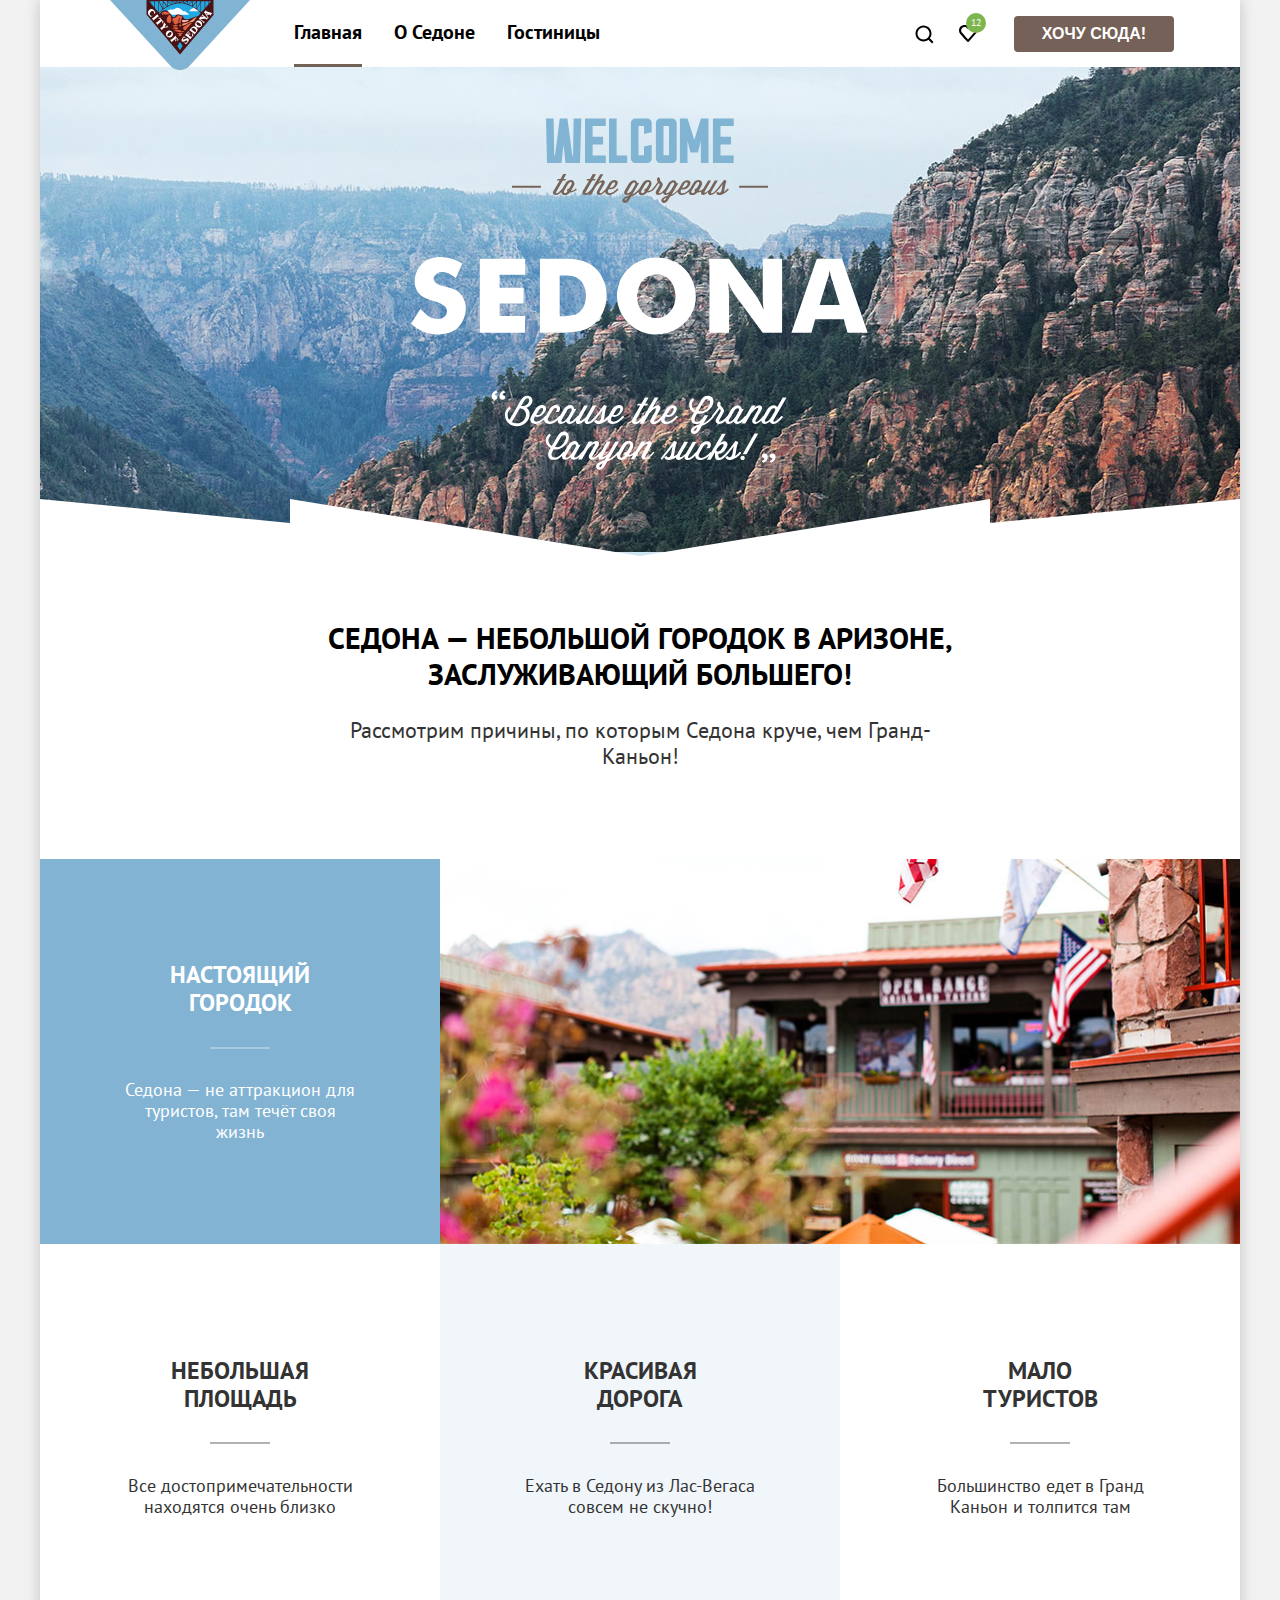
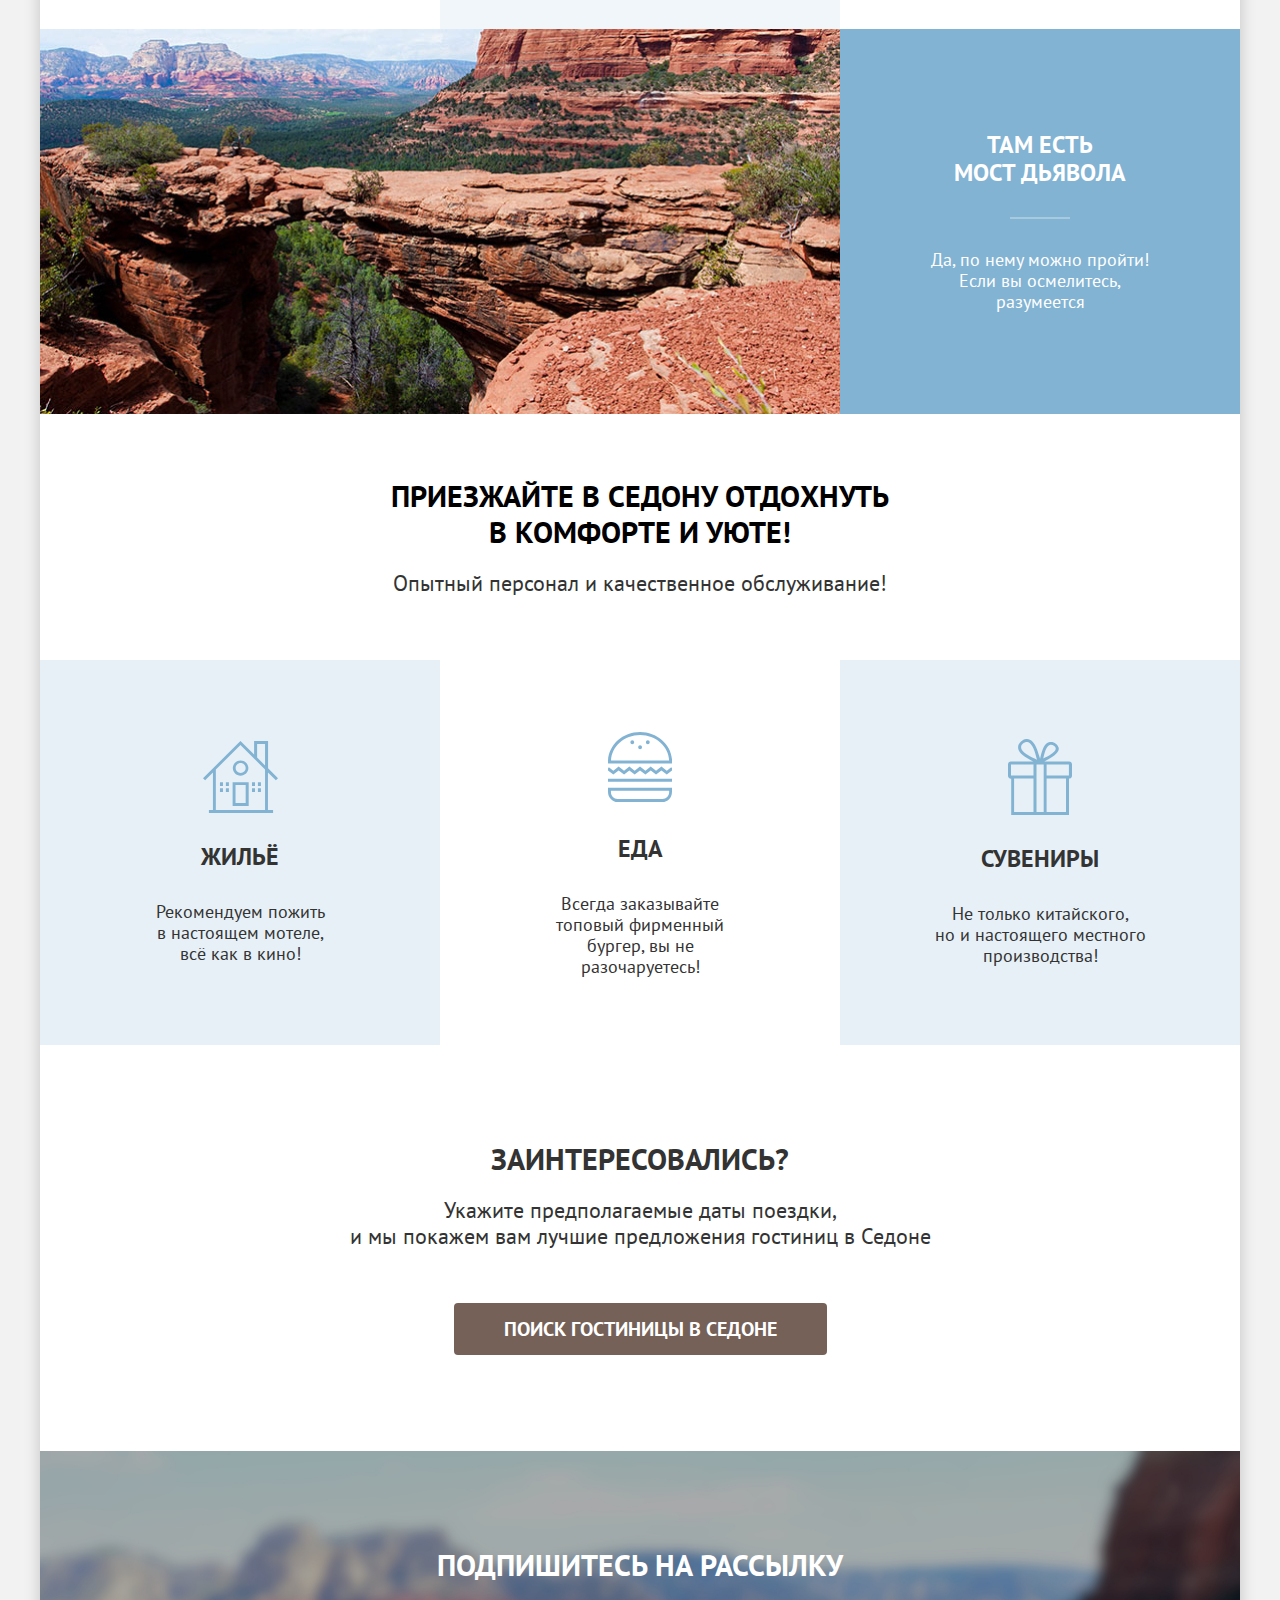
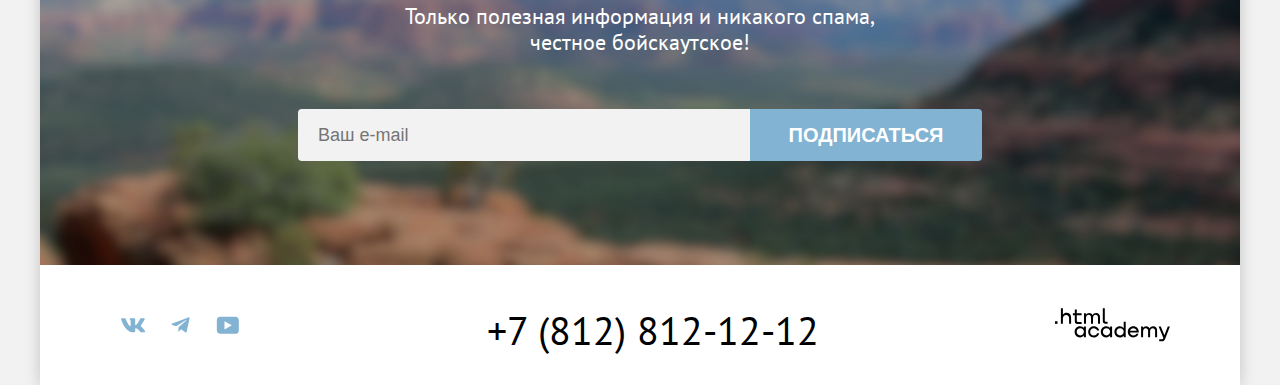
<file: index.html>
<!DOCTYPE html>
<html lang="ru">
  <head>
    <meta charset="utf-8" />
    <title>HTML Academy: Седона</title>
    <link rel="stylesheet" type="text/css" href="styles/styles.css" />
  </head>
  <body>
    <div class="wrapper">
      <header class="page-header" data-test="header">
        <a class="navigation-logo" href="index.html" aria-current="page">
          <img
            class="page-header-logo"
            src="images/logo.svg"
            width="140"
            height="70"
            alt="Логотип сайта города Седона"
          />
        </a>
        <nav class="navigation">
          <ul class="navigation-list">
            <li class="navigation-item">
              <a class="navigation-link navigation-link-active">Главная</a>
            </li>
            <li class="navigation-item">
              <a class="navigation-link" href="#about-city">О Седоне</a>
            </li>
            <li class="navigation-item">
              <a class="navigation-link" href="catalog.html">Гостиницы</a>
            </li>
          </ul>
          <ul class="navigation-user">
            <li class="navigation-user-item">
              <a class="search-navigation-link" href="#"></a>
            </li>
            <li class="navigation-user-item">
              <a class="likes-navigation-link" href="#">
                <span class="likes-ammount">12</span></a
              >
            </li>
            <li class="navigation-user-item">
              <button class="navigation-button" type="button">
                Хочу сюда!
              </button>
            </li>
          </ul>
        </nav>
      </header>
      <main class="main-index" data-test="main">
        <section class="hero" data-test="hero" id="about-city">
          <h1 class="visually-hidden">Седона - город в Аризоне</h1>
          <img
            class="hero-image"
            src="images/welcome.svg"
            alt="WELCOME to the gorgeous SEDONA"
            width="458"
            height="352"
          />
        </section>
        <section class="advantages" data-test="advantages">
          <div class="advantages-title-wrapper">
            <h2 class="advantages-title">
              Седона — небольшой городок в Аризоне, заслуживающий большего!
            </h2>
            <p class="advantages-text">
              Рассмотрим причины, по которым Седона круче, чем Гранд-Каньон!
            </p>
          </div>
          <ul class="advantages-list">
            <li class="advantages-item">
              <div class="advantages-item-wrapper">
                <h3 class="advantages-item-lead">Настоящий городок</h3>
                <p class="advantages-item-text">
                  Седона — не аттракцион для туристов, там течёт своя жизнь
                </p>
              </div>
              <img
                class="advantages-item-image"
                src="images/photo-1.jpg"
                alt="Старый домик, деревья, флаги на фоне высоких гор"
                width="800"
                height="385"
              />
            </li>
            <li class="advantages-item advantages-item-small">
              <h3 class="advantages-item-lead">Небольшая площадь</h3>
              <p class="advantages-item-text">
                Все достопримечательности находятся очень близко
              </p>
            </li>
            <li class="advantages-item advantages-item-small">
              <h3 class="advantages-item-lead">Красивая <br />дорога</h3>
              <p class="advantages-item-text">
                Ехать в Седону из Лас-Вегаса совсем не скучно!
              </p>
            </li>
            <li class="advantages-item advantages-item-small">
              <h3 class="advantages-item-lead">Мало <br />туристов</h3>

              <p class="advantages-item-text">
                Большинство едет в Гранд Каньон и толпится там
              </p>
            </li>

            <li class="advantages-item">
              <img
                class="advantages-item-image"
                src="images/photo-2.jpg"
                alt="Горы, частично покрытые зеленью, большое горное ущелье, деревья"
                width="800"
                height="385"
              />
              <div class="advantages-item-wrapper">
                <h3 class="advantages-item-lead">
                  Там есть <br />мост дьявола
                </h3>
                <p class="advantages-item-text">
                  Да, по нему можно пройти! Если вы осмелитесь, разумеется
                </p>
              </div>
            </li>
          </ul>
        </section>
        <section class="service" data-test="service">
          <div class="service-title-wrapper">
            <h2 class="service-title">
              Приезжайте в Седону отдохнуть <br />в комфорте и уюте!
            </h2>
            <p class="advantages-text">
              Опытный персонал и качественное обслуживание!
            </p>
          </div>
          <ul class="reasons-list">
            <li class="reasons-item">
              <div class="reasons-home-icon"></div>
              <h3 class="reasons-item-title">Жильё</h3>
              <p class="reasons-item-text">
                Рекомендуем пожить <br />в настоящем мотеле, <br />
                всё как в кино!
              </p>
            </li>
            <li class="reasons-item">
              <div class="reasons-food-icon"></div>
              <h3 class="reasons-item-title">Еда</h3>
              <p class="reasons-item-text">
                Всегда заказывайте <br />топовый фирменный бургер, вы не
                разочаруетесь!
              </p>
            </li>
            <li class="reasons-item">
              <div class="reasons-suvenir-icon"></div>
              <h3 class="reasons-item-title">Сувениры</h3>
              <p class="reasons-item-text">
                Не только китайского, <br />
                но и настоящего местного производства!
              </p>
            </li>
          </ul>
        </section>
        <section class="hotel-search" data-test="search">
          <h2 class="hotel-search-title">Заинтересовались?</h2>
          <p class="hotel-search-text">
            Укажите предполагаемые даты поездки, <br />и мы покажем вам лучшие
            предложения гостиниц в Седоне
          </p>
          <a class="hotel-search-button" href="catalog.html"
            >Поиск гостиницы в Седоне</a
          >
        </section>
        <section class="subscribe" data-test="subscribe">
          <h2 class="subscribe-title">Подпишитесь на рассылку</h2>
          <p class="subscribe-text">
            Только полезная информация и никакого спама,<br />
            честное бойскаутское!
          </p>
          <form
            class="subscribe-form"
            action="https://echo.htmlacademy.ru/"
            method="post"
          >
            <label class="visually-hidden" for="user-email"
              >Введите e-mail</label
            >
            <input
              class="subscribe-input"
              type="text"
              name="user-email"
              id="user-email"
              placeholder="Ваш e-mail"
              required
            />
            <button class="subscribe-button" type="submit">Подписаться</button>
          </form>
        </section>
      </main>
      <footer class="page-footer">
        <ul class="social-list">
          <li class="social-item">
            <a
              class="social-link-vk"
              href="https://vk.com/htmlacademy"
              target="_blank"
            >
            </a>
          </li>
          <li class="social-item">
            <a
              class="social-link-telegram"
              href="https://t.me/htmlacademy"
              target="_blank"
            >
            </a>
          </li>
          <li class="social-item">
            <a
              class="social-link-youtube"
              href="https://www.youtube.com/user/htmlacademyru"
              target="_blank"
            >
            </a>
          </li>
        </ul>
        <a class="phone" href="+78128121212">+7 (812) 812-12-12</a>
        <a
          class="author-logo"
          href="https://htmlacademy.ru/"
          target="_blank"
        ></a>
      </footer>
      <div class="modal-container modal-container-close" data-test="modal">
        <section class="modal">
          <button class="modal-close-button" type="button">
            <span class="visually-hidden">Закрыть</span>
          </button>
          <h2 class="modal-title">Поиск гостиницы в Седоне</h2>
          <div class="modal-content">
            <form
              class="book-form"
              action="https://echo.htmlacademy.ru"
              method="post"
            >
              <div class="field-group">
                <p class="book-field-group">
                  <label
                    class="book-label book-label-date"
                    for="book-hotel-date"
                    >Дата Заезда:</label
                  >
                  <input
                    class="book-form-field"
                    type="text"
                    id="book-hotel-date"
                    name="book-hotel-date"
                    placeholder="Дата заезда"
                    value="27 апреля 2020"
                    required
                  />
                </p>
                <span class="info-message info-message-forbidden"
                  >Мы не можем отправить вас в прошлое.</span
                >
              </div>

              <div class="field-group">
                <p class="book-field-group">
                  <label class="book-label book-label-date" for="book-date"
                    >Дата Выезда:</label
                  >
                  <input
                    class="book-form-field"
                    type="text"
                    id="book-date"
                    name="book-date"
                    placeholder="Дата выезда"
                    value="1 сентября 2025"
                    required
                  />
                </p>
                <span class="info-message"
                  >На эти даты есть свободные номера. Пока есть.</span
                >
              </div>
              <div class="number-group">
                <div class="people-number adults-number">
                  <span class="group-title">Взрослые:</span>
                  <div class="number-select">
                    <button class="minus" type="button"></button>
                    <span class="number">2</span>
                    <button class="plus" type="button"></button>
                  </div>
                </div>
                <div class="people-number children-number">
                  <div class="age-info">
                    <span class="group-title">Дети:</span>
                    <span class="info-icon">i</span>
                    <div class="tooltip">
                      <div class="tooltip-text">
                        Укажите количество детей, которые будут с вами, возраст
                        которых от 6 до 18 лет. Дети до 6 лет размещаются
                        бесплатно.
                      </div>
                    </div>
                  </div>
                </div>
                <div class="number-select">
                  <button class="minus" type="button"></button>
                  <span class="number">2</span>
                  <button class="plus" type="button"></button>
                </div>
              </div>
              <button class="search-hotel-button">Найти</button>
            </form>
          </div>
        </section>
      </div>
    </div>
  </body>
</html>
</file>
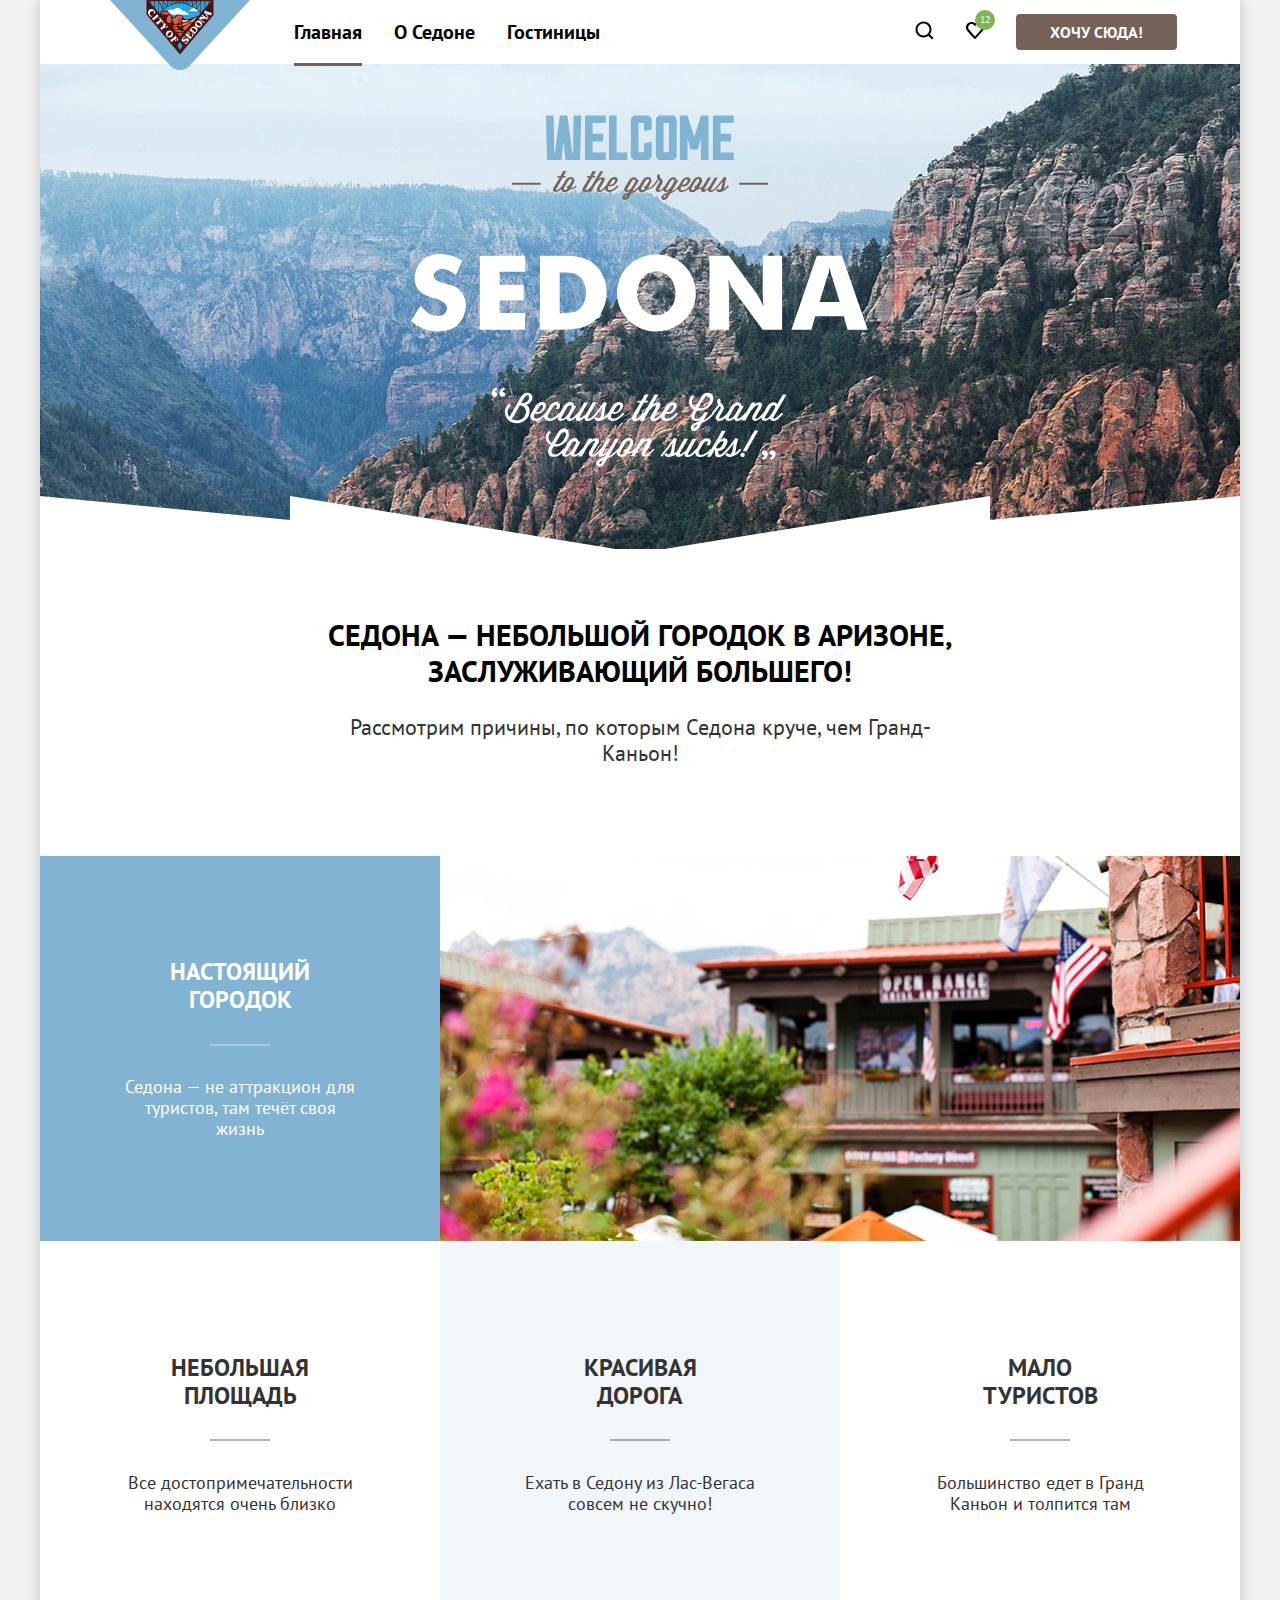
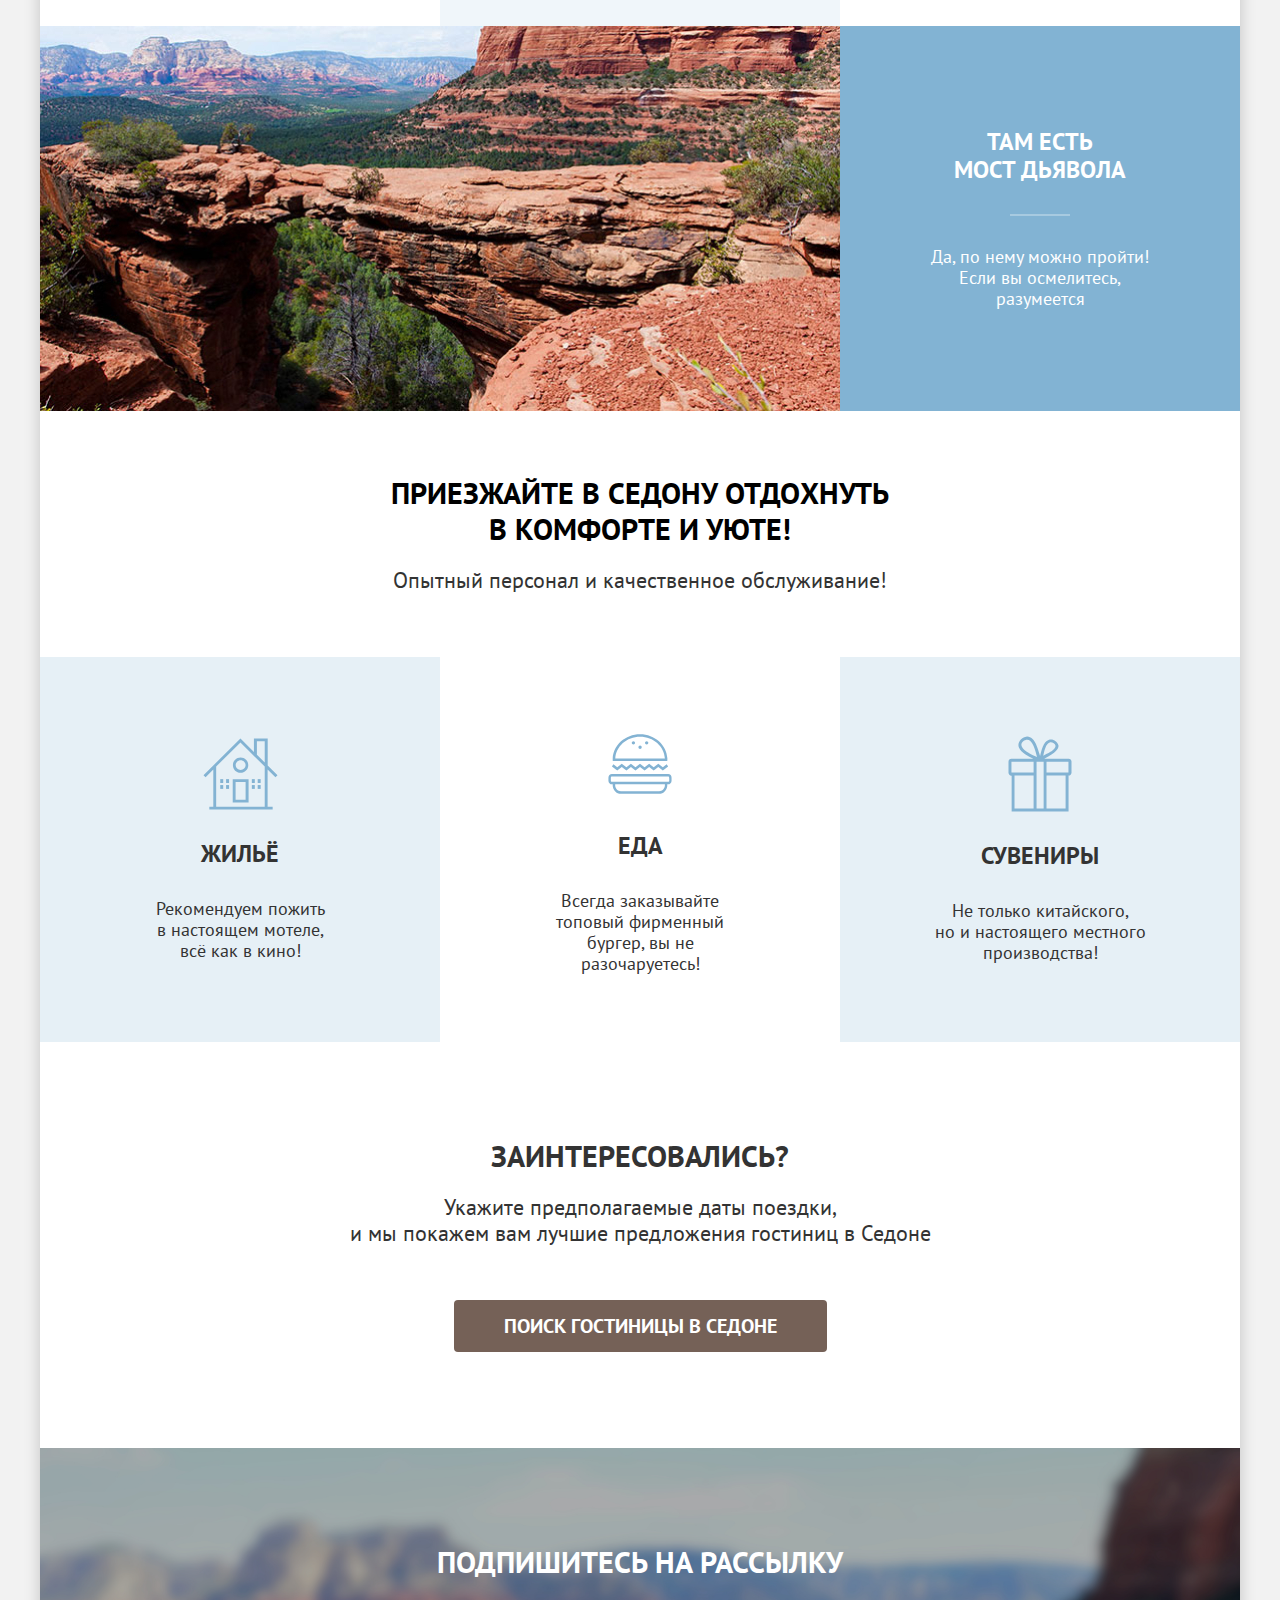
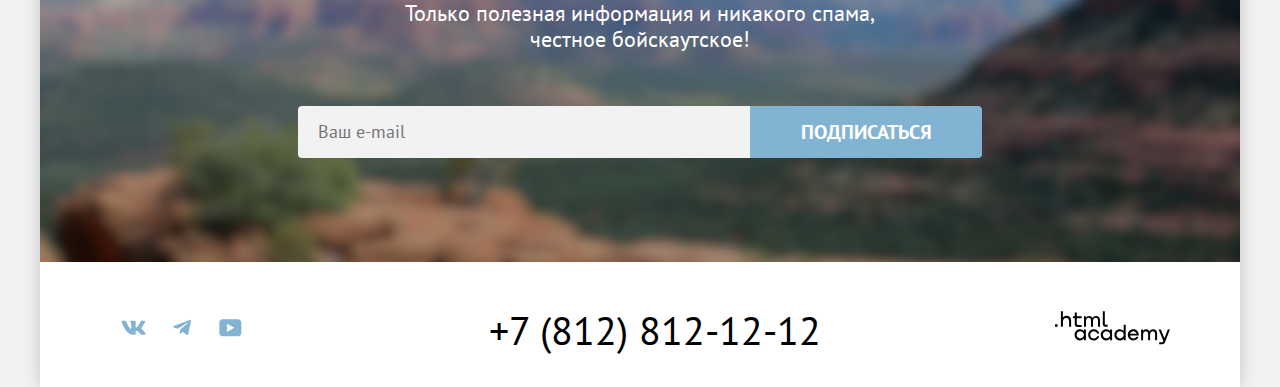
<file: 1/index.html>
<!DOCTYPE html>
<html lang="ru">
  <head>
    <meta charset="utf-8" />
    <title>HTML Academy: Седона</title>
    <link rel="stylesheet" type="text/css" href="styles/styles.css" />
    <link rel="icon" type="image/png" sizes="32x32" href="images/favicon.png" />
    <base href="https://htmlacademy-htmlcss.github.io/2072405-sedona-2/1/">
</head>
  <body>
    <div class="wrapper">
      <header class="page-header" data-test="header">
        <a class="navigation-logo" href="index.html" aria-current="page">
          <img
            class="page-header-logo"
            src="images/logo.svg"
            width="140"
            height="70"
            alt="Логотип сайта города Седона"
          />
        </a>
        <div class="navigation">
          <ul class="navigation-list">
            <li class="navigation-item">
              <a class="navigation-link navigation-link-active">Главная</a>
            </li>
            <li class="navigation-item">
              <a class="navigation-link" href="#about-city">О Седоне</a>
            </li>
            <li class="navigation-item">
              <a class="navigation-link" href="catalog.html">Гостиницы</a>
            </li>
          </ul>
          <ul class="navigation-user">
            <li class="navigation-user-item">
              <a class="navigation-link" href="#"
                ><img src="images/search.svg" alt="Поиск"
              /></a>
            </li>
            <li class="navigation-user-item">
              <a class="navigation-link" href="#"
                ><img
                  src="images/likes.svg"
                  alt="Нажмите, чтобы поставить лайк"
                />
                <span class="likes-ammount">12</span></a
              >
            </li>
            <li class="navigation-user-item">
              <a class="navigation-link navigation-button" href="/catalog.html"
                >Хочу сюда!</a
              >
            </li>
          </ul>
        </div>
      </header>
      <main class="main-index" data-test="main">
        <section class="hero" data-test="hero" id="about-city">
          <h1 class="visually-hidden">Седона - город в Аризоне</h1>
          <img
            class="hero-image"
            src="images/welcome.svg"
            alt="WELCOME to the gorgeous SEDONA"
            width="458"
            height="352"
          />
        </section>
        <section class="advantages" data-test="advantages">
          <div class="advantages-title-wrapper">
            <h2 class="advantages-title">
              Седона — небольшой городок в Аризоне, заслуживающий большего!
            </h2>
            <p class="advantages-text">
              Рассмотрим причины, по которым Седона круче, чем Гранд-Каньон!
            </p>
          </div>
          <ul class="advantages-list">
            <li class="advantages-item">
              <div class="advantages-item-wrapper">
                <h3 class="advantages-item-lead">Настоящий городок</h3>
                <p class="advantages-item-text">
                  Седона — не аттракцион для туристов, там течёт своя жизнь
                </p>
              </div>
              <img
                class="advantages-item-image"
                src="images/photo-1.jpg"
                alt="Изображение городка Седона"
                width="800"
                height="385"
              />
            </li>

            <li class="advantages-item advantages-item-small">
              <h3 class="advantages-item-lead">Небольшая площадь</h3>
              <p class="advantages-item-text">
                Все достопримечательности находятся очень близко
              </p>
            </li>
            <li class="advantages-item advantages-item-small">
              <h3 class="advantages-item-lead">Красивая <br />дорога</h3>
              <p class="advantages-item-text">
                Ехать в Седону из Лас-Вегаса совсем не скучно!
              </p>
            </li>
            <li class="advantages-item advantages-item-small">
              <h3 class="advantages-item-lead">Мало <br />туристов</h3>

              <p class="advantages-item-text">
                Большинство едет в Гранд Каньон и толпится там
              </p>
            </li>

            <li class="advantages-item">
              <img
                class="advantages-item-image"
                src="images/photo-2.jpg"
                alt="Изображение моста дьявола"
                width="800"
                height="385"
              />
              <div class="advantages-item-wrapper">
                <h3 class="advantages-item-lead">
                  Там есть <br />мост дьявола
                </h3>
                <p class="advantages-item-text">
                  Да, по нему можно пройти! Если вы осмелитесь, разумеется
                </p>
              </div>
            </li>
          </ul>
        </section>
        <section class="service" data-test="service">
          <div class="service-title-wrapper">
            <h2 class="service-title">
              Приезжайте в Седону отдохнуть <br />в комфорте и уюте!
            </h2>
            <p class="advantages-text">
              Опытный персонал и качественное обслуживание!
            </p>
          </div>
          <ul class="reasons-list">
            <li class="reasons-item">
              <img
                src="images/flat-icon.svg"
                width="75"
                height="72"
                alt="Домик"
              />
              <h3 class="reasons-item-title">Жильё</h3>
              <p class="reasons-item-text">
                Рекомендуем пожить <br />в настоящем мотеле, <br />
                всё как в кино!
              </p>
            </li>
            <li class="reasons-item">
              <img
                src="images/food-icon.svg"
                width="64"
                height="76"
                alt="Бургер"
              />
              <h3 class="reasons-item-title">Еда</h3>
              <p class="reasons-item-text">
                Всегда заказывайте <br />топовый фирменный бургер, вы не
                разочаруетесь!
              </p>
            </li>
            <li class="reasons-item">
              <img
                src="images/suvenir-icon.svg"
                width="64"
                height="76"
                alt="Подарок"
              />
              <h3 class="reasons-item-title">Сувениры</h3>
              <p class="reasons-item-text">
                Не только китайского, <br />
                но и настоящего местного производства!
              </p>
            </li>
          </ul>
        </section>
        <section class="hotel-search" data-test="search">
          <h2 class="hotel-search-title">Заинтересовались?</h2>
          <p class="hotel-search-text">
            Укажите предполагаемые даты поездки, <br />и мы покажем вам лучшие
            предложения гостиниц в Седоне
          </p>
          <a class="hotel-search-button" href="catalog.html"
            >Поиск гостиницы в Седоне</a
          >
        </section>
        <section class="subscribe" data-test="subscribe">
          <h2 class="subscribe-title">Подпишитесь на рассылку</h2>
          <p class="subscribe-text">
            Только полезная информация и никакого спама,<br />
            честное бойскаутское!
          </p>
          <form
            class="subscribe-form"
            action="https://echo.htmlacademy.ru/"
            method="post"
          >
            <input
              class="subscribe-input"
              type="text"
              name="user-email"
              placeholder="Ваш e-mail"
              required
            />
            <button class="subscribe-button" type="submit">Подписаться</button>
          </form>
        </section>
      </main>
      <footer class="page-footer">
        <ul class="social-list">
          <li class="social-item">
            <a href="https://vk.com/htmlacademy" target="_blank">
              <img
                class="social-icon"
                src="images/icon-vk.svg"
                alt="Вконтакте"
              />
            </a>
          </li>
          <li class="social-item">
            <a href="https://t.me/htmlacademy" target="_blank">
              <img
                class="social-icon"
                src="images/social-telegram.svg"
                alt="Телеграмм"
              />
            </a>
          </li>
          <li class="social-item">
            <a
              href="https://www.youtube.com/user/htmlacademyru"
              target="_blank"
            >
              <img
                class="social-icon"
                src="images/social-youtube.svg"
                alt="Ютуб"
              />
            </a>
          </li>
        </ul>
        <a class="phone" href="+78128121212">+7 (812) 812-12-12</a>
        <a class="author-logo" href="https://htmlacademy.ru/" target="_blank"
          ><img src="images/logo-academy.svg" alt="Логотип htmlacademy"
        /></a>
      </footer>
      <div class="modal-container modal-container-close" data-test="modal">
        <section class="modal">
          <button class="modal-close-button">
            <span class="visually-hidden">Закрыть</span>
          </button>
          <h2 class="modal-title">Поиск гостиницы в Седоне</h2>
          <div class="modal-content">
            <form
              class="book-form"
              action="https://echo.htmlacademy.ru"
              method="post"
            >
              <div class="field-group">
                <p class="book-field-group">
                  <label
                    class="book-label book-label-date"
                    for="book-hotel-date"
                    >Дата Заезда:</label
                  >
                  <input
                    class="book-form-field"
                    type="text"
                    id="book-hotel-date"
                    name="book-hotel-date"
                    placeholder="Дата заезда"
                    value="27 апреля 2020"
                    required
                  />
                </p>
                <span class="info-message info-message-forbidden"
                  >Мы не можем отправить вас в прошлое.</span
                >
              </div>

              <div class="field-group">
                <p class="book-field-group">
                  <label
                    class="book-label book-label-date"
                    for="book-hotel-date"
                    >Дата Выезда:</label
                  >
                  <input
                    class="book-form-field"
                    type="text"
                    id="book-hotel-dates"
                    name="book-dates"
                    placeholder="Дата выезда"
                    value="1 сентября 2025"
                    required
                  />
                </p>
                <span class="info-message"
                  >На эти даты есть свободные номера. Пока есть.</span
                >
              </div>
              <div class="number-group">
                <div class="people-number adults-number">
                  <span class="group-title">Взрослые:</span>
                  <div class="number-select">
                    <button class="minus" type="button"></button>
                    <span class="number">2</span>
                    <button class="plus" type="button"></button>
                  </div>
                </div>
                <div class="people-number children-number">
                  <div class="age-info">
                    <span class="group-title">Дети:</span>
                    <span class="info-icon">i</span>
                    <div class="tooltip">
                      <div class="tooltip-text">
                        Укажите количество детей, которые будут с вами, возраст
                        которых от 6 до 18 лет. Дети до 6 лет размещаются
                        бесплатно.
                      </div>
                    </div>
                  </div>
                </div>
                <div class="number-select">
                  <button class="minus" type="button"></button>
                  <span class="number">2</span>
                  <button class="plus" type="button"></button>
                </div>
              </div>
              <button class="search-hotel-button">Найти</button>
            </form>
          </div>
        </section>
      </div>
    </div>
  </body>
</html>
</file>
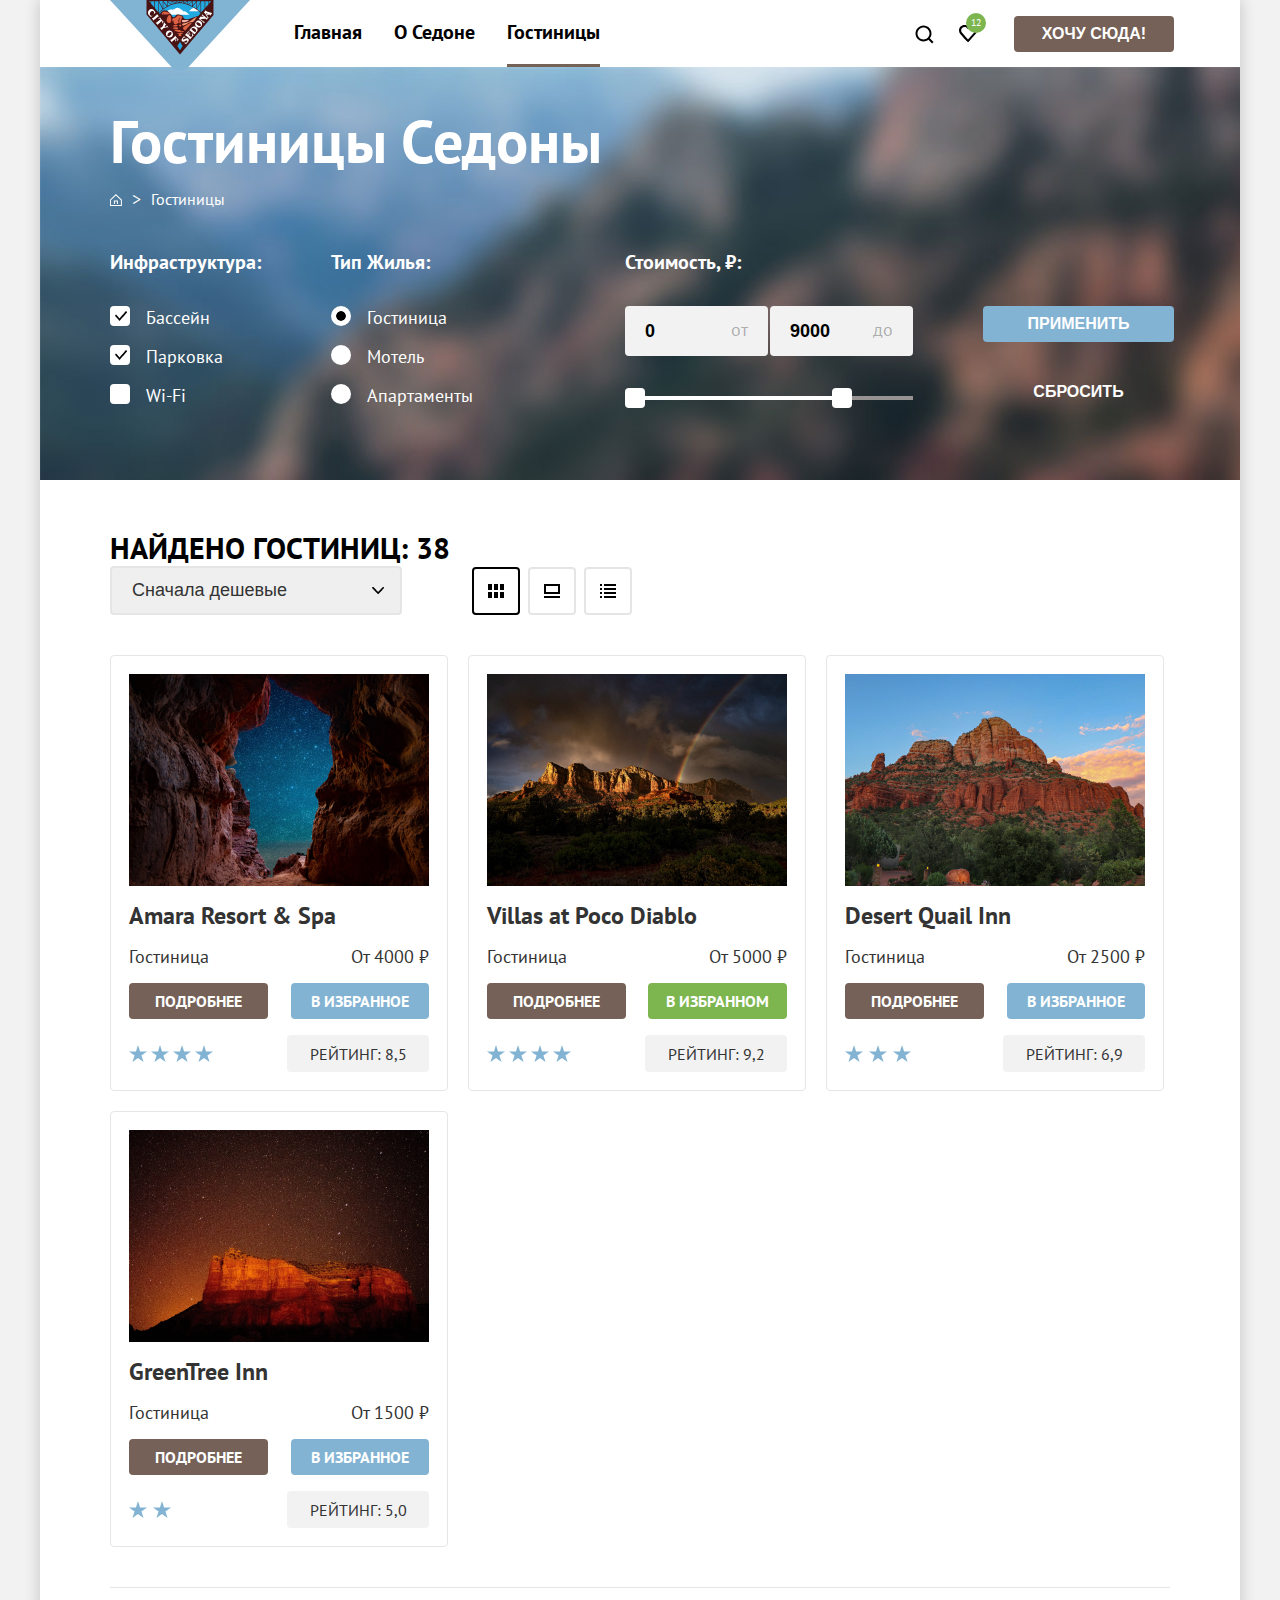
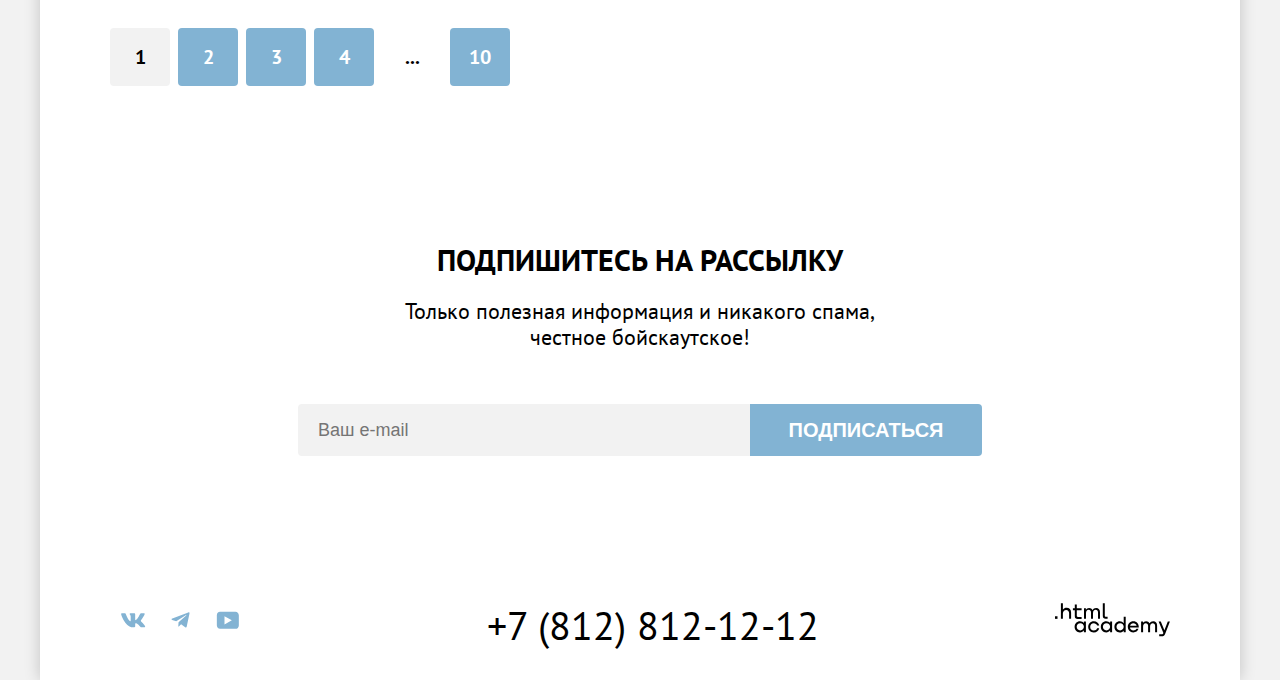
<file: catalog.html>
<!DOCTYPE html>
<html lang="ru">
  <head>
    <meta charset="utf-8" />
    <title>HTML Academy: Седона</title>
    <link rel="stylesheet" type="text/css" href="styles/styles.css" />
  </head>
  <body>
    <div class="wrapper">
      <header class="page-header" data-test="header">
        <a class="navigation-logo" href="/" aria-current="page">
          <img
            class="page-header-logo"
            src="images/logo.svg"
            width="140"
            height="70"
            alt="Логотип сайта города Седона"
          />
        </a>
        <nav class="navigation">
          <ul class="navigation-list">
            <li class="navigation-item">
              <a class="navigation-link" href="/">Главная</a>
            </li>
            <li class="navigation-item">
              <a class="navigation-link" href="index.html#about-city">О Седоне</a>
            </li>
            <li class="navigation-item">
              <a class="navigation-link navigation-link-active">Гостиницы</a>
            </li>
          </ul>
          <ul class="navigation-user">
            <li class="navigation-user-item">
              <a class="search-navigation-link" href="#"></a>
            </li>
            <li class="navigation-user-item">
              <a class="likes-navigation-link" href="#">
                <span class="likes-ammount">12</span></a
              >
            </li>
            <li class="navigation-user-item">
              <button class="navigation-button" type="button">Хочу сюда!</button>
            </li>
          </ul>
        </nav>
      </header>
      <main class="main-catalog" data-test="main">
        <div class="catalog-hero" data-test="filter">
          <section>
            <h1 class="catalog-title">Гостиницы Седоны</h1>
            <ul class="breadcrumbs-list">
              <li class="breadcrumbs-item">
                <a class="breadcrumbs-link home-link" href="/"></a>
              </li>
              <li class="breadcrumbs-item">
                <a class="breadcrumbs-link" href="./catalog.html">Гостиницы</a>
              </li>
            </ul>
          </section>
          <section class="hotel-filter">
            <h2 class="visually-hidden">Выбор гостиницы</h2>
            <form
              class="catalog-filter"
              action="https://echo.htmlacademy.ru"
              method="get"
            >
              <fieldset class="catalog-filter-group">
                <legend class="catalog-filter-title">Инфраструктура:</legend>
                <ul class="catalog-filter-list">
                  <li class="catalog-filter-item">
                    <label class="controls" for="pool">
                      <input
                        class="controls-input controls-input-checkbox"
                        type="checkbox"
                        name="pool"
                        id="pool"
                        checked
                      />
                      Бассейн
                    </label>
                  </li>
                  <li class="catalog-filter-item">
                    <label class="controls" for="parking">
                      <input
                        class="controls-input controls-input-checkbox"
                        type="checkbox"
                        name="parking"
                        id="parking"
                        checked
                      />
                      Парковка
                    </label>
                  </li>
                  <li class="catalog-filter-item">
                    <label class="controls" for="wifi">
                      <input
                        class="controls-input controls-input-checkbox"
                        type="checkbox"
                        name="wifi"
                        id="wifi"
                      />
                      Wi-Fi
                    </label>
                  </li>
                </ul>
              </fieldset>
              <fieldset class="catalog-filter-group">
                <legend class="catalog-filter-title">Тип Жилья:</legend>
                <ul class="catalog-filter-list">
                  <li class="catalog-filter-item">
                    <label class="controls" for="hotel">
                      <input
                        class="controls-input controls-input-radio"
                        type="radio"
                        name="hotel"
                        id="hotel"
                        checked
                      />
                      Гостиница
                    </label>
                  </li>
                  <li class="catalog-filter-item">
                    <label class="controls" for="motel">
                      <input
                        class="controls-input controls-input-radio"
                        type="radio"
                        name="motel"
                        id="motel"
                      />
                      Мотель
                    </label>
                  </li>
                  <li class="catalog-filter-item">
                    <label class="controls" for="appartments">
                      <input
                        class="controls-input controls-input-radio"
                        type="radio"
                        name="appartments"
                        id="appartments"
                      />
                      Апартаменты
                    </label>
                  </li>
                </ul>
              </fieldset>
              <fieldset class="catalog-filter-group price-filter-group">
                <legend class="catalog-filter-title">Стоимость, ₽:</legend>
                <div class="catalog-filter-group-price">
                  <div class="catalog-filter-price">
                    <ul class="catalog-filter-list-price">
                      <li class="catalog-filter-item price-controls">
                        <label class="controls" for="price-from">
                          <input
                            class="controls-input-price"
                            type="text"
                            name="price-from"
                            id="price-from"
                            value="0"
                          />
                          <span class="input-text">от</span>
                        </label>
                      </li>
                      <li class="catalog-filter-item price-controls">
                        <label class="controls" for="price-to">
                          <input
                            class="controls-input-price"
                            type="text"
                            name="price-to"
                            id="price-to"
                            value="9000"
                          />
                          <span class="input-text">до</span>
                        </label>
                      </li>
                    </ul>
                    <div class="range">
                      <div class="range-scale">
                        <div class="range-bar" style="left: 0; width: 220px">
                          <button class="range-toggle toggle-min" type="button">
                            <span class="visually-hidden"
                              >Изменить минимальную цену</span
                            >
                          </button>
                          <button class="range-toggle toggle-max" type="button">
                            <span class="visually-hidden"
                              >Изменить максимальную цену</span
                            >
                          </button>
                        </div>
                      </div>
                    </div>
                  </div>
                  <div class="catalog-price-buttons">
                    <button
                      class="filter-button active-filter-button"
                      type="submit"
                    >
                      Применить
                    </button>
                    <button
                      class="filter-button reset-filter-button"
                      type="reset"
                    >
                      Сбросить
                    </button>
                  </div>
                </div>
              </fieldset>
            </form>
          </section>
        </div>
        <section class="found-hotels-list" data-test="catalog">
          <div class="hotel-price-wrapper">
            <p class="hotels-amount">
              Найдено гостиниц:<span class="search-amount"> 38</span>
            </p>
            <div class="hotel-price-wrapper">
              <select class="hotel-list-select">
                <option value="Сначала дешевые">Сначала дешевые</option>
                <option value="Сначала дорогие">Сначала дорогие</option>
                <option value="По популярности">По популярности</option>
              </select>

              <ul class="hotel-view-choose">
                <li class="hotel-view-item">
                  <a
                    class="hotel-list-view hotel-list-view-table hotel-list-view-selected"
                    href="#"
                  ></a>
                </li>
                <li class="hotel-view-item">
                  <a class="hotel-list-view hotel-list-view-large" href="#"></a>
                </li>
                <li class="hotel-view-item">
                  <a class="hotel-list-view hotel-list-view-list" href="#"></a>
                </li>
              </ul>
            </div>
          </div>
          <ul class="hotel-list">
            <li class="hotel-list-item">
              <img
                class="hotel-list-image"
                src="images/hotel-1.jpg"
                alt="Звездное небо сзвозь горное ущелье"
                width="300"
                height="212"
              />
              <h3 class="hotel-title">Amara Resort & Spa</h3>
              <p class="hotel-price-wrapper">
                <span>Гостиница</span>
                <span class="price">От 4000 ₽</span>
              </p>
              <p class="hotel-price-wrapper">
                <a class="hotel-card-button more-inform-button" href="#"
                  >Подробнее</a
                >
                <a class="hotel-card-button favourite-button" href="#"
                  >В избранное</a
                >
              </p>
              <p class="hotel-price-wrapper">
                <span class="stars four-stars"> </span>
                <span class="rating">Рейтинг: 8,5</span>
              </p>
            </li>

            <li class="hotel-list-item">
              <img
                class="hotel-list-image"
                src="images/hotel-2.jpg"
                alt="Горы на фоне рассвета, облаков и радуги"
                width="300"
                height="212"
              />
              <h3 class="hotel-title">Villas at Poco Diablo</h3>
              <p class="hotel-price-wrapper">
                <span>Гостиница</span>
                <span class="price">От 5000 ₽</span>
              </p>
              <p class="hotel-price-wrapper">
                <a class="hotel-card-button more-inform-button" href="#"
                  >Подробнее</a
                >
                <a
                  class="hotel-card-button favourite-button chosen-favourite-button"
                  href="#"
                  >В избранном</a
                >
              </p>
              <p class="hotel-price-wrapper">
                <span class="stars four-stars"> </span>
                <span class="rating">Рейтинг: 9,2</span>
              </p>
            </li>
            <li class="hotel-list-item">
              <img
                class="hotel-list-image"
                src="images/hotel-3.jpg"
                alt="Гора в окружении деревьев, на фоне голубого неба"
                width="300"
                height="212"
              />
              <h3 class="hotel-title">Desert Quail Inn</h3>
              <p class="hotel-price-wrapper">
                <span>Гостиница</span>
                <span class="price">От 2500 ₽</span>
              </p>
              <p class="hotel-price-wrapper">
                <a class="hotel-card-button more-inform-button" href="#"
                  >Подробнее</a
                >
                <a class="hotel-card-button favourite-button" href="#"
                  >В избранное</a
                >
              </p>
              <p class="hotel-price-wrapper">
                <span class="stars three-stars"> </span>
                <span class="rating">Рейтинг: 6,9</span>
              </p>
            </li>
            <li class="hotel-list-item">
              <img
                class="hotel-list-image"
                src="images/hotel-4.jpg"
                alt="Гора освещается ярким лунным светом, на фоне звездного неба"
                width="300"
                height="212"
              />
              <h3 class="hotel-title">GreenTree Inn</h3>
              <p class="hotel-price-wrapper">
                <span>Гостиница</span>
                <span class="price">От 1500 ₽</span>
              </p>
              <p class="hotel-price-wrapper">
                <a class="hotel-card-button more-inform-button" href="#"
                  >Подробнее</a
                >
                <a class="hotel-card-button favourite-button" href="#"
                  >В избранное</a
                >
              </p>
              <p class="hotel-price-wrapper">
                <span class="stars two-stars"> </span>
                <span class="rating">Рейтинг: 5,0</span>
              </p>
            </li>
          </ul>
          <ul class="pagination">
            <li class="pagination-item">
              <a class="pagination-link current-pagination-link">1</a>
            </li>
            <li class="pagination-item">
              <a class="pagination-link" href="#">2</a>
            </li>
            <li class="pagination-item">
              <a class="pagination-link" href="#">3</a>
            </li>
            <li class="pagination-item">
              <a class="pagination-link" href="#">4</a>
            </li>
            <li class="pagination-item">
              <a class="pagination-link empty-link" href="#">...</a>
            </li>
            <li class="pagination-item">
              <a class="pagination-link" href="#">10</a>
            </li>
          </ul>
        </section>
        <section class="subscribe catalog-subscribe" data-test="subscribe">
          <h2 class="subscribe-title">Подпишитесь на рассылку</h2>
          <p class="subscribe-text">
            Только полезная информация и никакого спама,<br />
            честное бойскаутское!
          </p>
          <form
            class="subscribe-form"
            action="https://echo.htmlacademy.ru/"
            method="post"
          >
            <label class="visually-hidden" for="user-email"
              >Введите e-mail</label
            >
            <input
              class="subscribe-input"
              type="text"
              name="user-email"
              id="user-email"
              placeholder="Ваш e-mail"
              required
            />
            <button class="subscribe-button" type="submit">Подписаться</button>
          </form>
        </section>
      </main>
      <footer class="page-footer">
        <ul class="social-list">
          <li class="social-item">
            <a
              class="social-link-vk"
              href="https://vk.com/htmlacademy"
              target="_blank"
            >
            </a>
          </li>
          <li class="social-item">
            <a
              class="social-link-telegram"
              href="https://t.me/htmlacademy"
              target="_blank"
            >
            </a>
          </li>
          <li class="social-item">
            <a
              class="social-link-youtube"
              href="https://www.youtube.com/user/htmlacademyru"
              target="_blank"
            >
            </a>
          </li>
        </ul>
        <a class="phone" href="+78128121212">+7 (812) 812-12-12</a>
        <a
          class="author-logo"
          href="https://htmlacademy.ru/"
          target="_blank"
        ></a>
      </footer>
    </div>
  </body>
</html>
</file>
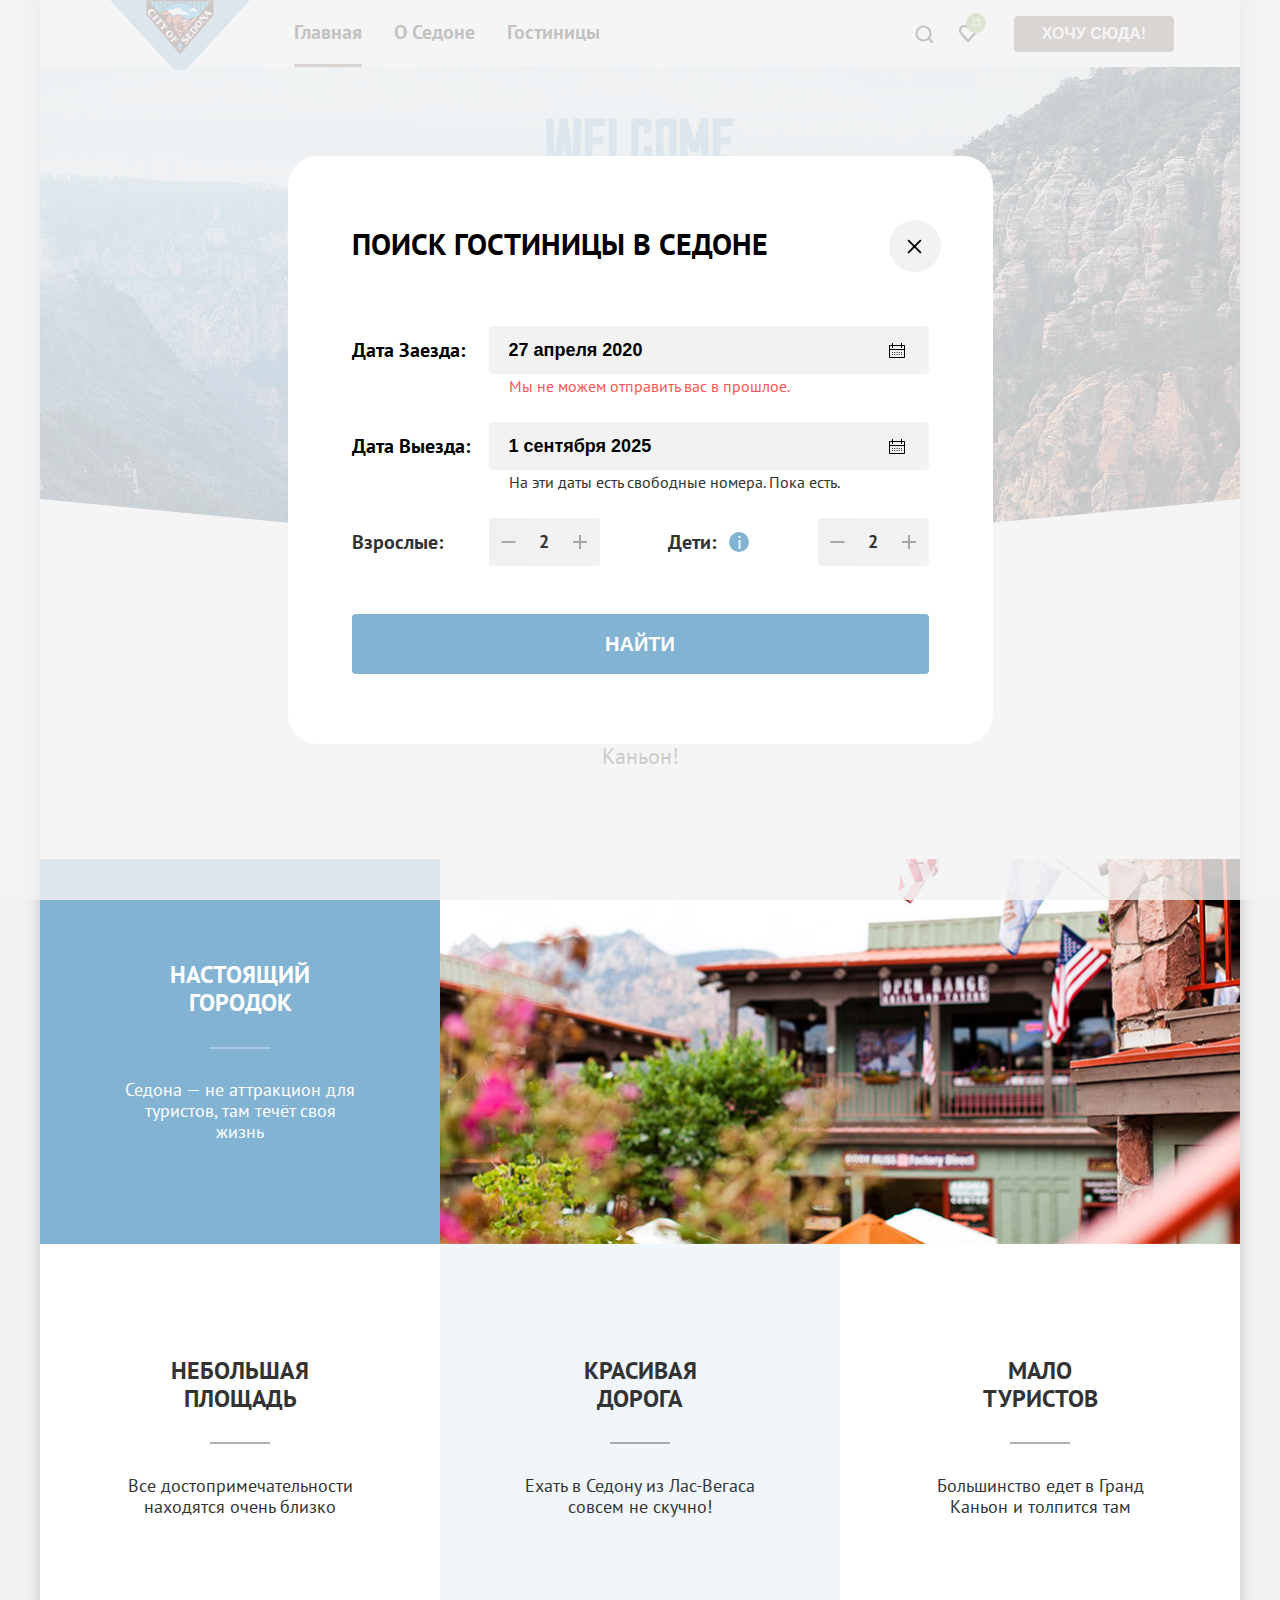
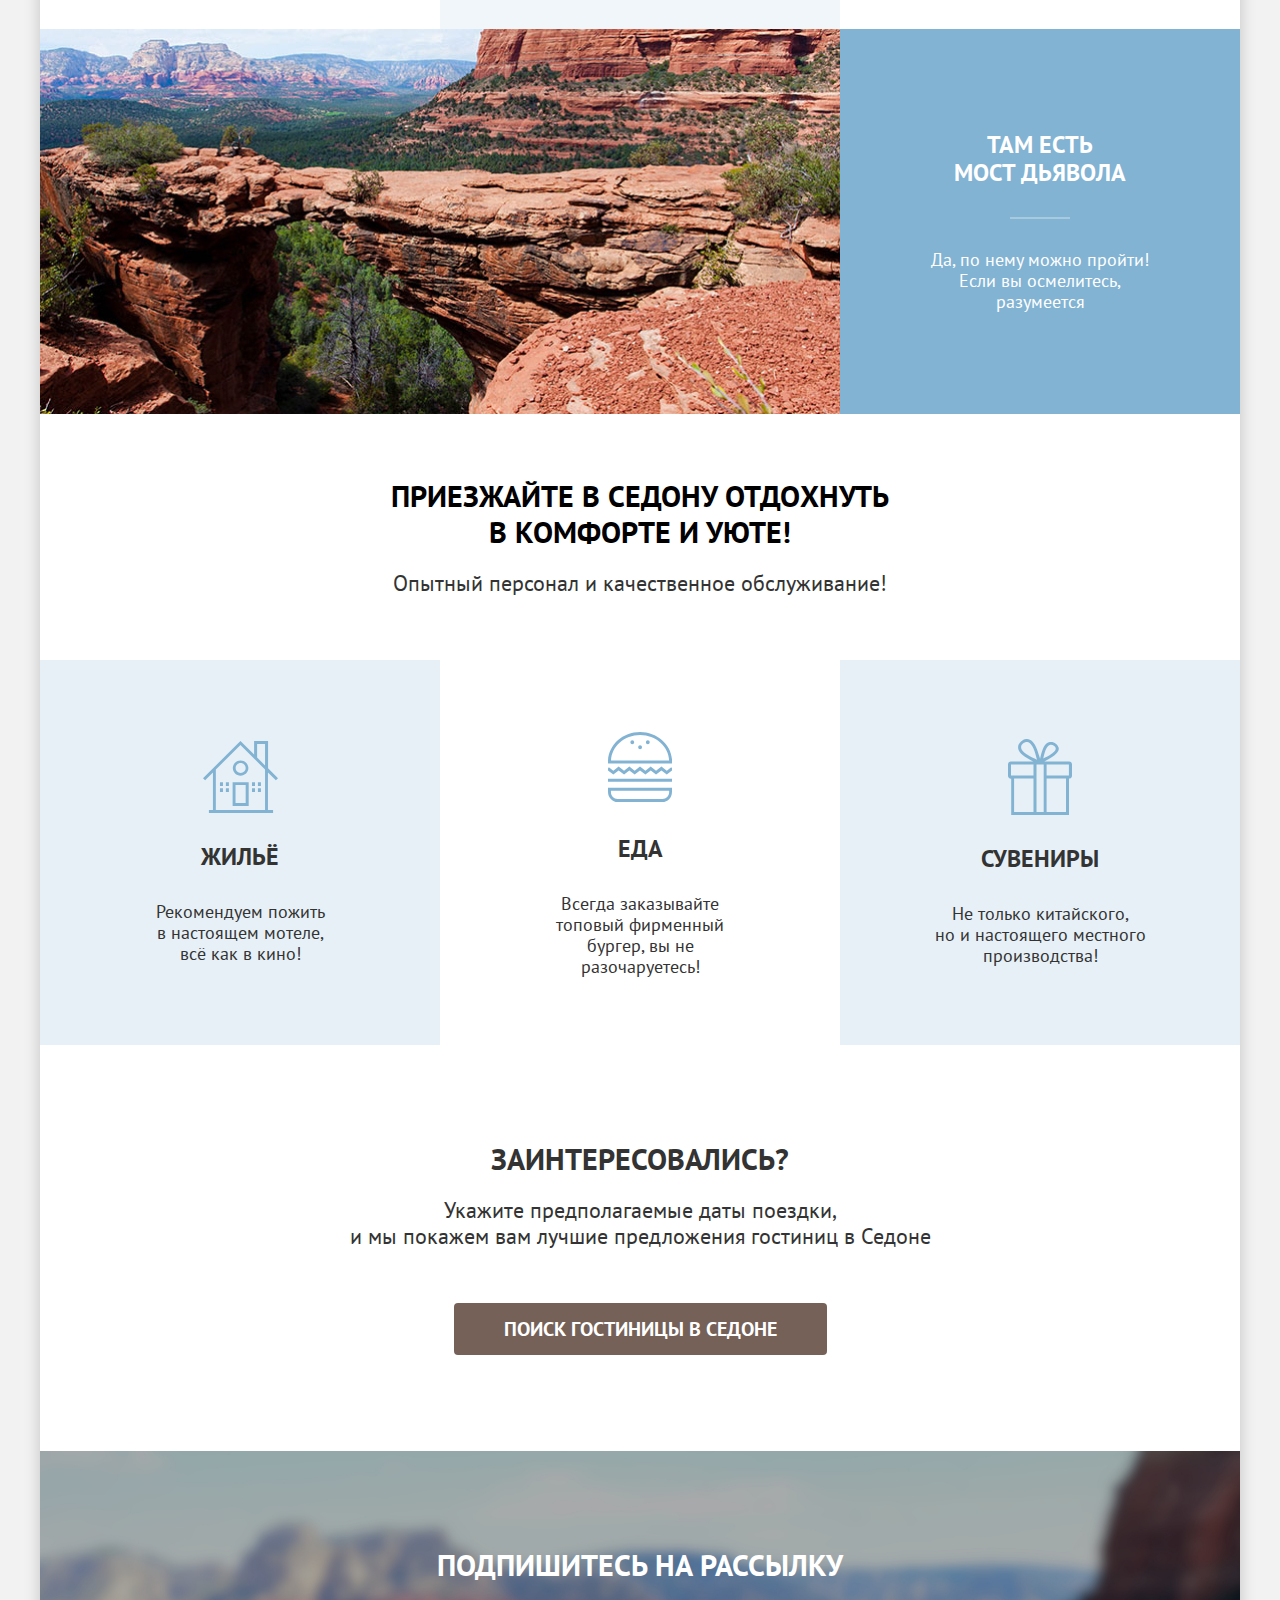
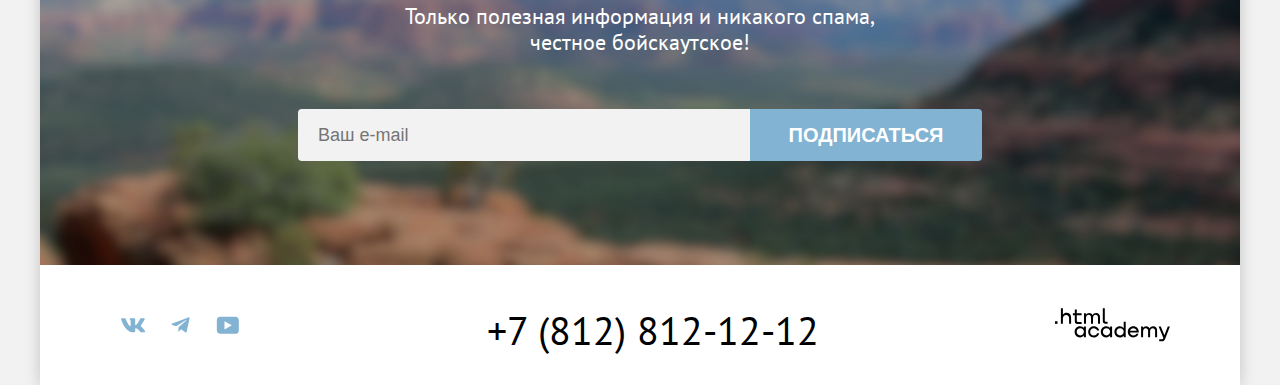
<file: modal.html>
<!DOCTYPE html>
<html lang="ru">
  <head>
    <meta charset="utf-8" />
    <title>HTML Academy: Седона</title>
    <link rel="stylesheet" type="text/css" href="styles/styles.css" />
  </head>
  <body>
    <div class="wrapper">
      <header class="page-header" data-test="header">
        <a class="navigation-logo" href="index.html" aria-current="page">
          <img
            class="page-header-logo"
            src="images/logo.svg"
            width="140"
            height="70"
            alt="Логотип сайта города Седона"
          />
        </a>
        <nav class="navigation">
          <ul class="navigation-list">
            <li class="navigation-item">
              <a class="navigation-link navigation-link-active">Главная</a>
            </li>
            <li class="navigation-item">
              <a class="navigation-link" href="#about-city">О Седоне</a>
            </li>
            <li class="navigation-item">
              <a class="navigation-link" href="catalog.html">Гостиницы</a>
            </li>
          </ul>
          <ul class="navigation-user">
            <li class="navigation-user-item">
              <a class="search-navigation-link" href="#"></a>
            </li>
            <li class="navigation-user-item">
              <a class="likes-navigation-link" href="#">
                <span class="likes-ammount">12</span></a
              >
            </li>
            <li class="navigation-user-item">
              <button class="navigation-button" type="button">
                Хочу сюда!
              </button>
            </li>
          </ul>
        </nav>
      </header>
      <main class="main-index" data-test="main">
        <section class="hero" data-test="hero" id="about-city">
          <h1 class="visually-hidden">Седона - город в Аризоне</h1>
          <img
            class="hero-image"
            src="images/welcome.svg"
            alt="WELCOME to the gorgeous SEDONA"
            width="458"
            height="352"
          />
        </section>
        <section class="advantages" data-test="advantages">
          <div class="advantages-title-wrapper">
            <h2 class="advantages-title">
              Седона — небольшой городок в Аризоне, заслуживающий большего!
            </h2>
            <p class="advantages-text">
              Рассмотрим причины, по которым Седона круче, чем Гранд-Каньон!
            </p>
          </div>
          <ul class="advantages-list">
            <li class="advantages-item">
              <div class="advantages-item-wrapper">
                <h3 class="advantages-item-lead">Настоящий городок</h3>
                <p class="advantages-item-text">
                  Седона — не аттракцион для туристов, там течёт своя жизнь
                </p>
              </div>
              <img
                class="advantages-item-image"
                src="images/photo-1.jpg"
                alt="Старый домик, деревья, флаги на фоне высоких гор"
                width="800"
                height="385"
              />
            </li>
            <li class="advantages-item advantages-item-small">
              <h3 class="advantages-item-lead">Небольшая площадь</h3>
              <p class="advantages-item-text">
                Все достопримечательности находятся очень близко
              </p>
            </li>
            <li class="advantages-item advantages-item-small">
              <h3 class="advantages-item-lead">Красивая <br />дорога</h3>
              <p class="advantages-item-text">
                Ехать в Седону из Лас-Вегаса совсем не скучно!
              </p>
            </li>
            <li class="advantages-item advantages-item-small">
              <h3 class="advantages-item-lead">Мало <br />туристов</h3>

              <p class="advantages-item-text">
                Большинство едет в Гранд Каньон и толпится там
              </p>
            </li>

            <li class="advantages-item">
              <img
                class="advantages-item-image"
                src="images/photo-2.jpg"
                alt="Горы, частично покрытые зеленью, большое горное ущелье, деревья"
                width="800"
                height="385"
              />
              <div class="advantages-item-wrapper">
                <h3 class="advantages-item-lead">
                  Там есть <br />мост дьявола
                </h3>
                <p class="advantages-item-text">
                  Да, по нему можно пройти! Если вы осмелитесь, разумеется
                </p>
              </div>
            </li>
          </ul>
        </section>
        <section class="service" data-test="service">
          <div class="service-title-wrapper">
            <h2 class="service-title">
              Приезжайте в Седону отдохнуть <br />в комфорте и уюте!
            </h2>
            <p class="advantages-text">
              Опытный персонал и качественное обслуживание!
            </p>
          </div>
          <ul class="reasons-list">
            <li class="reasons-item">
              <div class="reasons-home-icon"></div>
              <h3 class="reasons-item-title">Жильё</h3>
              <p class="reasons-item-text">
                Рекомендуем пожить <br />в настоящем мотеле, <br />
                всё как в кино!
              </p>
            </li>
            <li class="reasons-item">
              <div class="reasons-food-icon"></div>
              <h3 class="reasons-item-title">Еда</h3>
              <p class="reasons-item-text">
                Всегда заказывайте <br />топовый фирменный бургер, вы не
                разочаруетесь!
              </p>
            </li>
            <li class="reasons-item">
              <div class="reasons-suvenir-icon"></div>
              <h3 class="reasons-item-title">Сувениры</h3>
              <p class="reasons-item-text">
                Не только китайского, <br />
                но и настоящего местного производства!
              </p>
            </li>
          </ul>
        </section>
        <section class="hotel-search" data-test="search">
          <h2 class="hotel-search-title">Заинтересовались?</h2>
          <p class="hotel-search-text">
            Укажите предполагаемые даты поездки, <br />и мы покажем вам лучшие
            предложения гостиниц в Седоне
          </p>
          <a class="hotel-search-button" href="catalog.html"
            >Поиск гостиницы в Седоне</a
          >
        </section>
        <section class="subscribe" data-test="subscribe">
          <h2 class="subscribe-title">Подпишитесь на рассылку</h2>
          <p class="subscribe-text">
            Только полезная информация и никакого спама,<br />
            честное бойскаутское!
          </p>
          <form
            class="subscribe-form"
            action="https://echo.htmlacademy.ru/"
            method="post"
          >
            <label class="visually-hidden" for="user-email"
              >Введите e-mail</label
            >
            <input
              class="subscribe-input"
              type="text"
              name="user-email"
              id="user-email"
              placeholder="Ваш e-mail"
              required
            />
            <button class="subscribe-button" type="submit">Подписаться</button>
          </form>
        </section>
      </main>
      <footer class="page-footer">
        <ul class="social-list">
          <li class="social-item">
            <a
              class="social-link-vk"
              href="https://vk.com/htmlacademy"
              target="_blank"
            >
            </a>
          </li>
          <li class="social-item">
            <a
              class="social-link-telegram"
              href="https://t.me/htmlacademy"
              target="_blank"
            >
            </a>
          </li>
          <li class="social-item">
            <a
              class="social-link-youtube"
              href="https://www.youtube.com/user/htmlacademyru"
              target="_blank"
            >
            </a>
          </li>
        </ul>
        <a class="phone" href="+78128121212">+7 (812) 812-12-12</a>
        <a
          class="author-logo"
          href="https://htmlacademy.ru/"
          target="_blank"
        ></a>
      </footer>
      <div class="modal-container" data-test="modal">
        <section class="modal">
          <button class="modal-close-button" type="button">
            <span class="visually-hidden">Закрыть</span>
          </button>
          <h2 class="modal-title">Поиск гостиницы в Седоне</h2>
          <div class="modal-content">
            <form
              class="book-form"
              action="https://echo.htmlacademy.ru"
              method="post"
            >
              <div class="field-group">
                <p class="book-field-group">
                  <label
                    class="book-label book-label-date"
                    for="book-hotel-date"
                    >Дата Заезда:</label
                  >
                  <input
                    class="book-form-field"
                    type="text"
                    id="book-hotel-date"
                    name="book-hotel-date"
                    placeholder="Дата заезда"
                    value="27 апреля 2020"
                    required
                  />
                </p>
                <span class="info-message info-message-forbidden"
                  >Мы не можем отправить вас в прошлое.</span
                >
              </div>

              <div class="field-group">
                <p class="book-field-group">
                  <label class="book-label book-label-date" for="book-date"
                    >Дата Выезда:</label
                  >
                  <input
                    class="book-form-field"
                    type="text"
                    id="book-date"
                    name="book-date"
                    placeholder="Дата выезда"
                    value="1 сентября 2025"
                    required
                  />
                </p>
                <span class="info-message"
                  >На эти даты есть свободные номера. Пока есть.</span
                >
              </div>
              <div class="number-group">
                <div class="people-number adults-number">
                  <span class="group-title">Взрослые:</span>
                  <div class="number-select">
                    <button class="minus" type="button"></button>
                    <span class="number">2</span>
                    <button class="plus" type="button"></button>
                  </div>
                </div>
                <div class="people-number children-number">
                  <div class="age-info">
                    <span class="group-title">Дети:</span>
                    <span class="info-icon">i</span>
                    <div class="tooltip">
                      <div class="tooltip-text">
                        Укажите количество детей, которые будут с вами, возраст
                        которых от 6 до 18 лет. Дети до 6 лет размещаются
                        бесплатно.
                      </div>
                    </div>
                  </div>
                </div>
                <div class="number-select">
                  <button class="minus" type="button"></button>
                  <span class="number">2</span>
                  <button class="plus" type="button"></button>
                </div>
              </div>
              <button class="search-hotel-button">Найти</button>
            </form>
          </div>
        </section>
      </div>
    </div>
  </body>
</html>
</file>
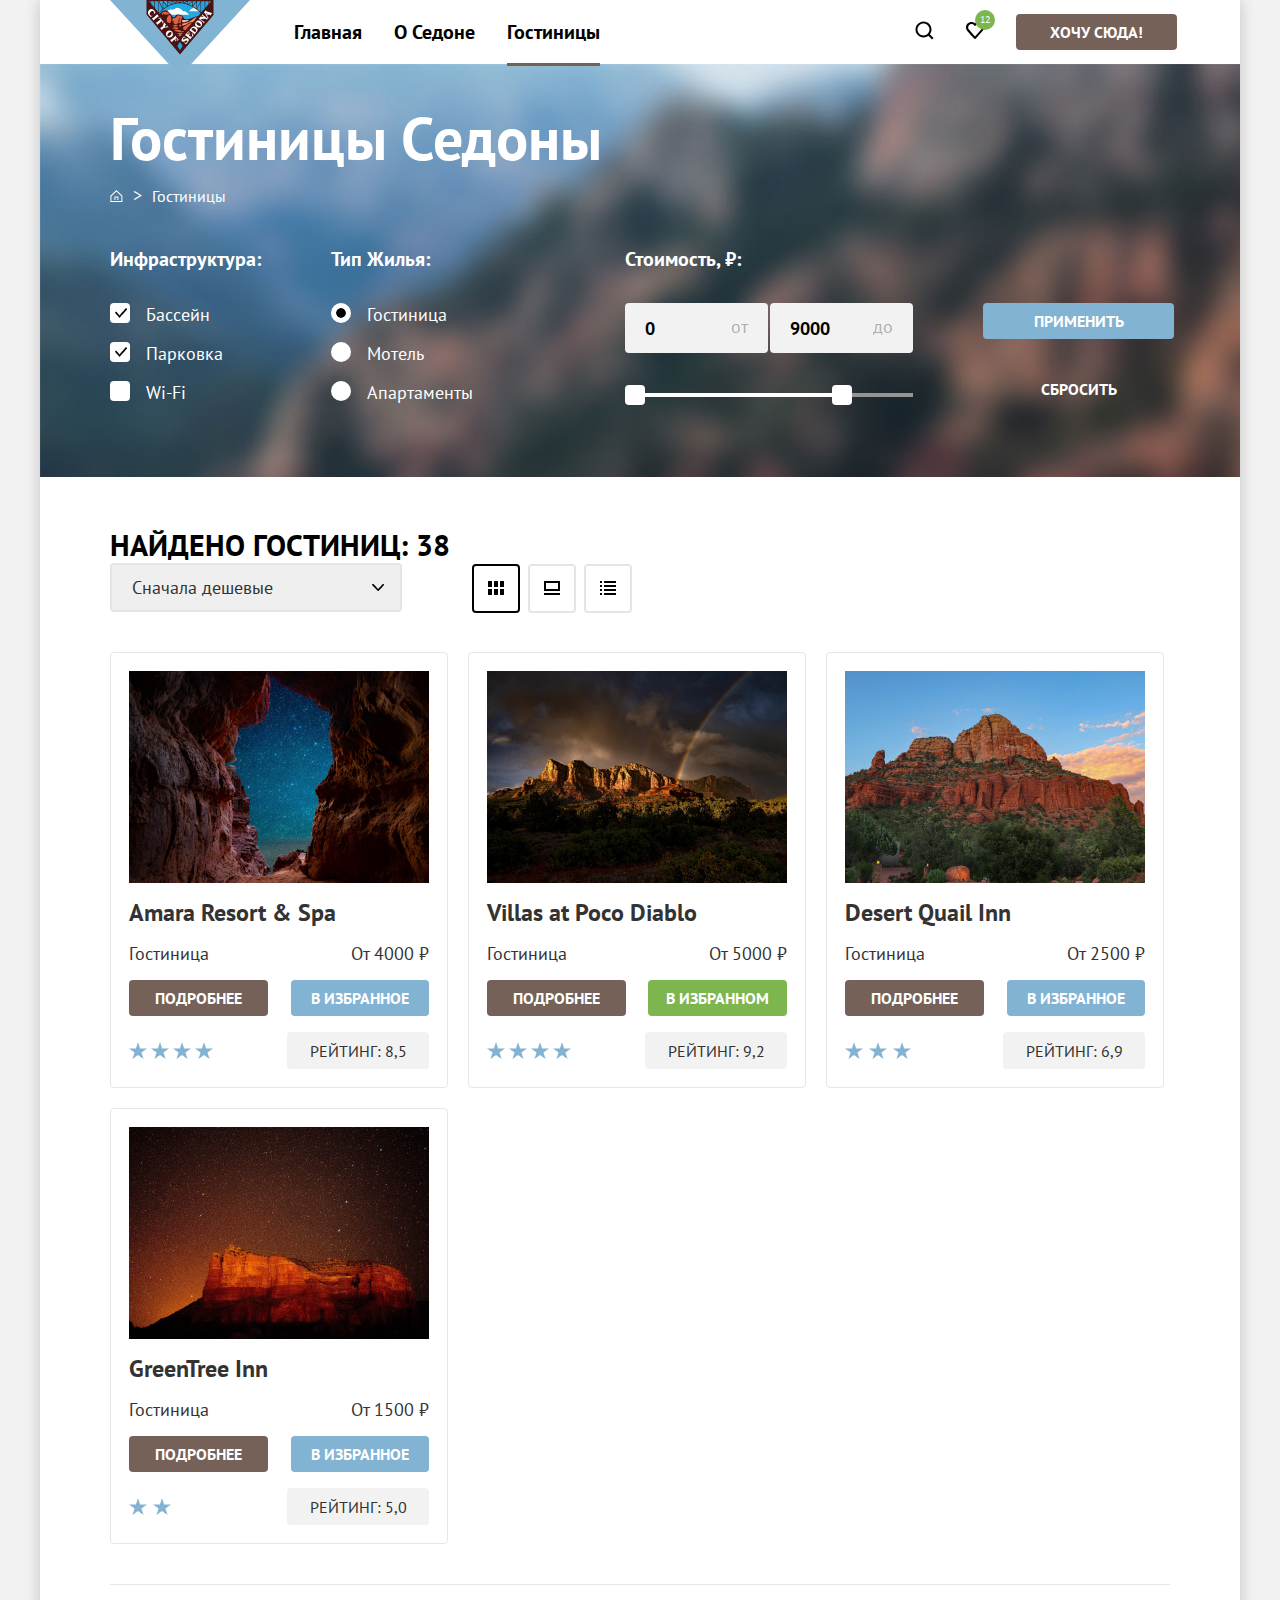
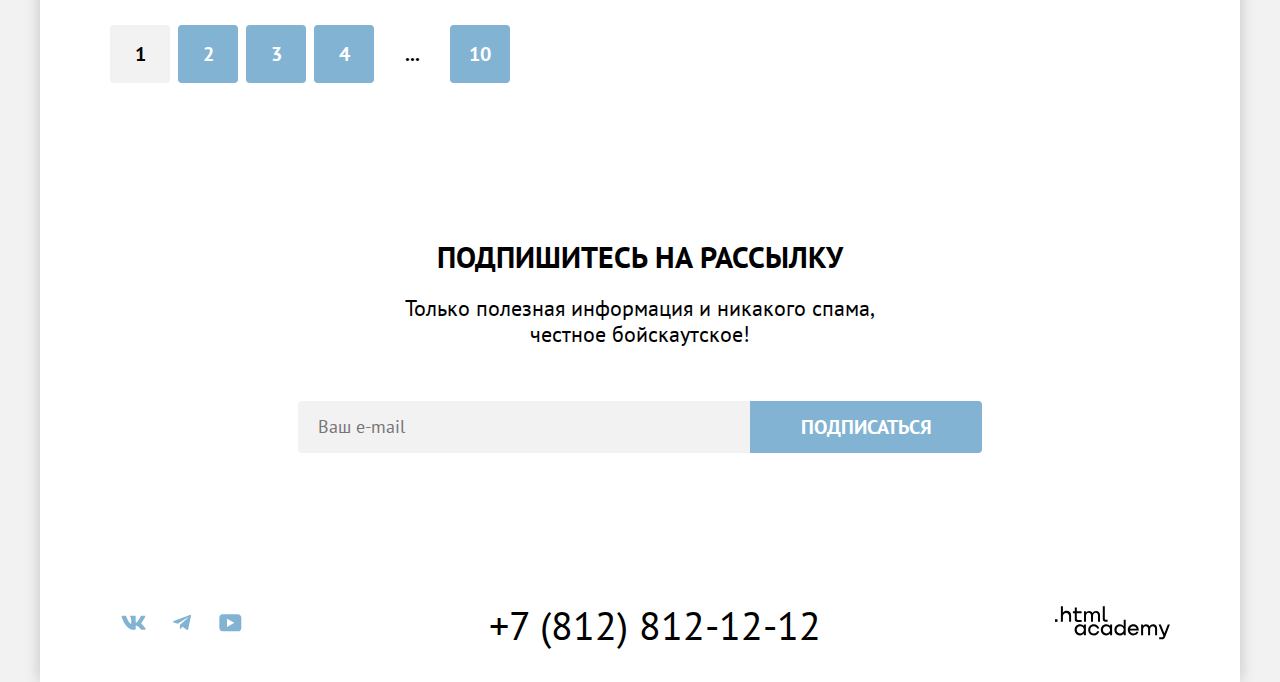
<file: 1/catalog.html>
<!DOCTYPE html>
<html lang="ru">
  <head>
    <meta charset="utf-8" />
    <title>HTML Academy: Седона</title>
    <link rel="stylesheet" type="text/css" href="styles/styles.css" />
    <base href="https://htmlacademy-htmlcss.github.io/2072405-sedona-2/1/">
</head>
  <body>
    <div class="wrapper">
      <header class="page-header" data-test="header">
        <a class="navigation-logo" href="/" aria-current="page">
          <img
            class="page-header-logo"
            src="images/logo.svg"
            width="140"
            height="70"
            alt="Логотип сайта города Седона"
          />
        </a>
        <div class="navigation">
          <ul class="navigation-list">
            <li class="navigation-item">
              <a class="navigation-link" href="/">Главная</a>
            </li>
            <li class="navigation-item">
              <a class="navigation-link" href="index.html#about-city"
                >О Седоне</a
              >
            </li>
            <li class="navigation-item">
              <a class="navigation-link navigation-link-active">Гостиницы</a>
            </li>
          </ul>
          <ul class="navigation-user">
            <li class="navigation-user-item">
              <a class="navigation-link" href="#"
                ><img src="images/search.svg" alt="Поиск"
              /></a>
            </li>
            <li class="navigation-user-item">
              <a class="navigation-link" href="#"
                ><img
                  src="images/likes.svg"
                  alt="Нажмите, чтобы поставить лайк"
              /></a>
              <div class="likes-ammount">12</div>
            </li>
            <li class="navigation-user-item">
              <a class="navigation-link navigation-button">Хочу сюда!</a>
            </li>
          </ul>
        </div>
      </header>
      <main class="main-catalog" data-test="main">
        <div class="catalog-hero" data-test="filter">
          <section>
            <h1 class="catalog-title">Гостиницы Седоны</h1>
            <ul class="breadcrumbs-list">
              <li class="breadcrumbs-item">
                <a class="breadcrumbs-link home-link" href="/"
                  ><img class="home-link-icon"
                    src="images/home.svg"
                    alt="Вернуться на главную страницу"
                /></a>
              </li>
              <li class="breadcrumbs-item">
                <a  class="breadcrumbs-link" href="./catalog.html">Гостиницы</a>
              </li>
            </ul>
          </section>
          <section class="hotel-filter">
            <h2 class="visually-hidden">Выбор гостиницы</h2>
            <form
              class="catalog-filter"
              action="https://echo.htmlacademy.ru"
              method="get"
            >
              <fieldset class="catalog-filter-group">
                <legend class="catalog-filter-title">Инфраструктура:</legend>
                <ul class="catalog-filter-list">
                  <li class="catalog-filter-item">
                    <label class="controls" for="pool">
                      <input
                        class="controls-input controls-input-checkbox"
                        type="checkbox"
                        name="pool"
                        id="pool"
                        checked
                      />
                      Бассейн
                    </label>
                  </li>
                  <li class="catalog-filter-item">
                    <label class="controls" for="parking">
                      <input
                        class="controls-input controls-input-checkbox"
                        type="checkbox"
                        name="parking"
                        id="parking"
                        checked
                      />
                      Парковка
                    </label>
                  </li>
                  <li class="catalog-filter-item">
                    <label class="controls" for="wifi">
                      <input
                        class="controls-input controls-input-checkbox"
                        type="checkbox"
                        name="wifi"
                        id="wifi"
                      />
                      Wi-Fi
                    </label>
                  </li>
                </ul>
              </fieldset>
              <fieldset class="catalog-filter-group">
                <legend class="catalog-filter-title">Тип Жилья:</legend>
                <ul class="catalog-filter-list">
                  <li class="catalog-filter-item">
                    <label class="controls" for="hotel">
                      <input
                        class="controls-input controls-input-radio"
                        type="radio"
                        name="hotel"
                        id="hotel"
                        checked
                      />
                      Гостиница
                    </label>
                  </li>
                  <li class="catalog-filter-item">
                    <label class="controls" for="motel">
                      <input
                        class="controls-input controls-input-radio"
                        type="radio"
                        name="motel"
                        id="motel"
                      />
                      Мотель
                    </label>
                  </li>
                  <li class="catalog-filter-item">
                    <label class="controls" for="appartments">
                      <input
                        class="controls-input controls-input-radio"
                        type="radio"
                        name="appartments"
                        id="appartments"
                      />
                      Апартаменты
                    </label>
                  </li>
                </ul>
              </fieldset>
              <fieldset class="catalog-filter-group price-filter-group">
                <legend class="catalog-filter-title">Стоимость, ₽:</legend>
                <div class="catalog-filter-group-price">
                  <div class="catalog-filter-price">
                    <ul class="catalog-filter-list-price">
                      <li class="catalog-filter-item price-controls">
                        <label class="controls" for="price-from">
                          <input
                            class="controls-input-price"
                            type="text"
                            name="price-from"
                            id="price-from"
                            value="0"
                          />
                          <span class="input-text">от</span>
                        </label>
                      </li>
                      <li class="catalog-filter-item price-controls">
                        <label class="controls" for="price-to">
                          <input
                            class="controls-input-price"
                            type="text"
                            name="price-to"
                            id="price-to"
                            value="9000"
                          />
                          <span class="input-text">до</span>
                        </label>
                      </li>
                    </ul>
                    <div class="range">
                      <div class="range-scale">
                        <div class="range-bar" style="left: 0; width: 220px">
                          <button class="range-toggle toggle-min" type="button">
                            <span class="visually-hidden"
                              >Изменить минимальную цену</span
                            >
                          </button>
                          <button class="range-toggle toggle-max" type="button">
                            <span class="visually-hidden"
                              >Изменить максимальную цену</span
                            >
                          </button>
                        </div>
                      </div>
                    </div>
                  </div>
                  <div class="catalog-price-buttons">
                    <button
                      class="filter-button active-filter-button"
                      type="submit"
                    >
                      Применить
                    </button>
                    <button
                      class="filter-button reset-filter-button"
                      type="reset"
                    >
                      Сбросить
                    </button>
                  </div>
                </div>
              </fieldset>
            </form>
          </section>
        </div>
        <section class="found-hotels-list" data-test="catalog">
          <div class="hotel-price-wrapper">
            <p class="hotels-amount">
              Найдено гостиниц:<span class="search-amount"> 38</span>
            </p>
            <div class="hotel-price-wrapper">
              <select class="hotel-list-select">
                <option value="Сначала дешевые">Сначала дешевые</option>
                <option value="Сначала дорогие">Сначала дорогие</option>
                <option value="По популярности">По популярности</option>
              </select>

              <ul class="hotel-view-choose">
                <li class="hotel-view-item">
                  <a class="hotel-list-view hotel-list-view-selected" href="#"
                    ><img
                      src="images/table-icon.png"
                      alt="Отображение плитками"
                  /></a>
                </li>
                <li class="hotel-view-item">
                  <a class="hotel-list-view" href="#"
                    ><img
                      src="images/large-icon.png"
                      alt="Отображение крупными значками"
                  /></a>
                </li>
                <li class="hotel-view-item">
                  <a class="hotel-list-view" href="#"
                    ><img src="images/list-icon.png" alt="Отображение списком"
                  /></a>
                </li>
              </ul>
            </div>
          </div>
          <ul class="hotel-list">
            <li class="hotel-list-item">
              <img
                class="hotel-list-image"
                src="images/hotel-1.jpg"
                alt="Изображение гостиницы"
                width="300"
                height="212"
              />
              <h3 class="hotel-title">Amara Resort & Spa</h3>
              <p class="hotel-price-wrapper">
                <span>Гостиница</span>
                <span class="price">От 4000 ₽</span>
              </p>
              <p class="hotel-price-wrapper">
                <a class="hotel-card-button more-inform-button" href="#">Подробнее</a>
                <a class=" hotel-card-button favourite-button" href="#">В избранное</a>
              </p>
              <p class="hotel-price-wrapper">
                <span class="stars four-stars"> </span>
                <span class="rating">Рейтинг: 8,5</span>
              </p>
            </li>

            <li class="hotel-list-item">
              <img
                class="hotel-list-image"
                src="images/hotel-2.jpg"
                alt="Изображение гостиницы"
                width="300"
                height="212"
              />
              <h3 class="hotel-title">Villas at Poco Diablo</h3>
              <p class="hotel-price-wrapper">
                <span>Гостиница</span>
                <span class="price">От 5000 ₽</span>
              </p>
              <p class="hotel-price-wrapper">
                <a class="hotel-card-button more-inform-button" href="#">Подробнее</a>
                <a class="hotel-card-button favourite-button chosen-favourite-button" href="#"
                  >В избранном</a
                >
              </p>
              <p class="hotel-price-wrapper">
                <span class="stars four-stars"> </span>
                <span class="rating">Рейтинг: 9,2</span>
              </p>
            </li>
            <li class="hotel-list-item">
              <img
                class="hotel-list-image"
                src="images/hotel-3.jpg"
                alt="Изображение гостиницы"
                width="300"
                height="212"
              />
              <h3 class="hotel-title">Desert Quail Inn</h3>
              <p class="hotel-price-wrapper">
                <span>Гостиница</span>
                <span class="price">От 2500 ₽</span>
              </p>
              <p class="hotel-price-wrapper">
                <a class="hotel-card-button more-inform-button" href="#">Подробнее</a>
                <a class="hotel-card-button favourite-button" href="#">В избранное</a>
              </p>
              <p class="hotel-price-wrapper">
                <span class="stars three-stars"> </span>
                <span class="rating">Рейтинг: 6,9</span>
              </p>
            </li>
            <li class="hotel-list-item">
              <img
                class="hotel-list-image"
                src="images/hotel-4.jpg"
                alt="Изображение гостиницы"
                width="300"
                height="212"
              />
              <h3 class="hotel-title">GreenTree Inn</h3>
              <p class="hotel-price-wrapper">
                <span>Гостиница</span>
                <span class="price">От 1500 ₽</span>
              </p>
              <p class="hotel-price-wrapper">
                <a class="hotel-card-button more-inform-button" href="#">Подробнее</a>
                <a class="hotel-card-button favourite-button" href="#">В избранное</a>
              </p>
              <p class="hotel-price-wrapper">
                <span class="stars two-stars"> </span>
                <span class="rating">Рейтинг: 5,0</span>
              </p>
            </li>
          </ul>
          <ul class="pagination">
            <li class="pagination-item">
              <a class="pagination-link current-pagination-link">1</a>
            </li>
            <li class="pagination-item">
              <a class="pagination-link" href="#">2</a>
            </li>
            <li class="pagination-item">
              <a class="pagination-link" href="#">3</a>
            </li>
            <li class="pagination-item">
              <a class="pagination-link" href="#">4</a>
            </li>
            <li class="pagination-item">
              <a class="pagination-link empty-link" href="#">...</a>
            </li>
            <li class="pagination-item">
              <a class="pagination-link" href="#">10</a>
            </li>
          </ul>
        </section>
        <section class="subscribe catalog-subscribe" data-test="subscribe">
          <h2 class="subscribe-title">Подпишитесь на рассылку</h2>
          <p class="subscribe-text">
            Только полезная информация и никакого спама,<br />
            честное бойскаутское!
          </p>
          <form
            class="subscribe-form"
            action="https://echo.htmlacademy.ru/"
            method="post"
          >
            <input
              class="subscribe-input"
              type="text"
              name="user-email"
              placeholder="Ваш e-mail"
              required
            />
            <button class="subscribe-button" type="submit">Подписаться</button>
          </form>
        </section>
      </main>
      <footer class="page-footer">
        <ul class="social-list">
          <li class="social-item">
            <a href="https://vk.com/htmlacademy" target="_blank">
              <img
                class="social-icon"
                src="images/icon-vk.svg"
                alt="Вконтакте"
              />
            </a>
          </li>
          <li class="social-item">
            <a href="https://t.me/htmlacademy" target="_blank">
              <img
                class="social-icon"
                src="images/social-telegram.svg"
                alt="Телеграмм"
              />
            </a>
          </li>
          <li class="social-item">
            <a
              href="https://www.youtube.com/user/htmlacademyru"
              target="_blank"
            >
              <img
                class="social-icon"
                src="images/social-youtube.svg"
                alt="Ютуб"
              />
            </a>
          </li>
        </ul>
        <a class="phone" href="+78128121212">+7 (812) 812-12-12</a>
        <a class="author-logo" href="https://htmlacademy.ru/" target="_blank"
          ><img src="images/logo-academy.svg" alt="Логотип htmlacademy"
        /></a>
      </footer>
    </div>
  </body>
</html>
</file>
<file: styles/styles.css>
/*
* Prefixed by https://autoprefixer.github.io
* PostCSS: v8.4.14,
* Autoprefixer: v10.4.7
* Browsers: last 4 version
*/

@font-face {
  font-family: "PT Sans";
  font-style: normal;
  font-weight: 400;
  src: url("../fonts/ptsans-400.woff2");
  font-display: swap;
}

@font-face {
  font-family: "PT Sans";
  font-style: normal;
  font-weight: 700;
  src: url("../fonts/ptsans-700.woff2");
  font-display: swap;
}

/* Pages */
html {
  box-sizing: border-box;
}

body {
  font-family: "PT Sans", "Arial", sans-serif;
  margin: 0;
  font-size: 18px;
  line-height: 21px;
  font-weight: 400;
  font-style: normal;
  color: #333333;
  background-color: #f2f2f2;
}

.wrapper {
  width: 1200px;
  background-color: #ffffff;
  box-shadow: 0 0 15px 0 rgba(0, 0, 0, 0.2);
  margin: 0 auto;
}

.page-header {
  position: relative;
  background-color: rgb(255, 255, 255);
  display: -webkit-box;
  display: -ms-flexbox;
  display: flex;
  flex-wrap: wrap;
  -webkit-box-align: center;
  -ms-flex-align: center;
  align-items: center;
}

.navigation {
  display: -webkit-box;
  display: -ms-flexbox;
  display: flex;
  flex-wrap: wrap;
  -webkit-box-pack: justify;
  -ms-flex-pack: justify;
  justify-content: space-between;
  align-items: center;
}

.navigation-logo {
  position: absolute;
  left: 70px;
  top: 0;
}

.navigation-list {
  padding: 0;
  margin: 0;
  display: -webkit-box;
  display: -ms-flexbox;
  display: flex;
  flex-wrap: wrap;
  margin-left: 238px;
  width: 339px;
}

.navigation-item {
  list-style-type: none;
}

.navigation-link {
  display: block;
  list-style-type: none;
  font-size: 20px;
  font-weight: 700;
  line-height: 24px;
  color: #000000;
  text-decoration: none;
  padding: 20px 16px;
}

.navigation-link:hover {
  opacity: 0.5;
  transition: 0.3s;
}

.navigation-link-active {
  border-bottom: solid 3px rgba(117, 98, 87, 1);
  pointer-events: none;
  box-sizing: border-box;
  padding-left: 0;
  padding-right: 0;
  margin-left: 16px;
  margin-right: 16px;
}

.navigation-user {
  padding: 0;
  margin: 0;
  max-width: 300px;
  display: -webkit-box;
  display: -ms-flexbox;
  display: flex;
  flex-wrap: wrap;
  margin-left: 285px;
  align-items: center;
}

.navigation-user-item {
  position: relative;
  list-style-type: none;
}

.search-navigation-link {
  display: block;
  width: 20px;
  height: 20px;
  background-image: url("../images/search.svg");
  background-position: center;
  background-repeat: no-repeat;
  padding: 21px 12px;
}

.search-navigation-link:hover {
  opacity: 0.5;
  transition: 0.3s;
}

.likes-navigation-link {
  display: block;
  width: 20px;
  height: 20px;
  background-image: url("../images/likes.svg");
  background-position: center;
  background-repeat: no-repeat;
  padding: 21px 12px;
  margin-right: 24px;
}

.likes-navigation-link:hover {
  opacity: 0.5;
  transition: 0.3s;
}

.likes-ammount {
  padding: 5px;
  background-color: #7db54f;
  color: #ffffff;
  border-radius: 50%;
  font-size: 10px;
  line-height: 10px;
  text-align: center;
  position: absolute;
  top: 10px;
  left: 20px;
}

.navigation-user .navigation-button {
  border: none;
  color: #ffffff;
  text-decoration: none;
  background-color: rgba(117, 97, 87, 1);
  text-transform: uppercase;
  text-align: center;
  border-radius: 4px;
  text-transform: uppercase;
  min-height: 36px;
  width: 160px;
  font-weight: 700;
  font-size: 16px;
  line-height: 20px;
  text-align: center;
  text-transform: uppercase;
  cursor: pointer;
  margin: 14px 0;
}

.navigation-button:hover {
  background-color: rgba(97, 80, 72, 1);
}
.navigation-button:focus {
  background-color: rgba(97, 80, 72, 1);
}
.navigation-button:active {
  background-color: rgba(117, 97, 87, 1);
  color: rgba(255, 255, 255, 0.3);
}
.navigation-button:disabled {
  background-color: rgba(229, 229, 229, 1);
  color: rgba(255, 255, 255, 0.3);
  pointer-events: none;
}

.navigation-logo {
  display: block;
  width: 140px;
  height: 70px;
}

.hero {
  background-image: url("../images/devider.svg"),
    url("../images/index-background.jpg");
  background-repeat: no-repeat;
  background-size: 100% auto, 1200px 485px;
  background-position: left bottom, left top;
  background-color: #cce3f1;
  padding: 51px 371px 82px;
}

.visually-hidden {
  position: absolute;
  width: 1px;
  height: 1px;
  margin: -1px;
  border: 0;
  padding: 0;
  white-space: nowrap;
  -webkit-clip-path: inset(100%);
  clip-path: inset(100%);
  clip: rect(0 0 0 0);
  overflow: hidden;
}

.advantages-title-wrapper {
  display: -webkit-box;
  display: -ms-flexbox;
  display: flex;
  flex-wrap: wrap;
  -webkit-box-orient: vertical;
  -webkit-box-direction: normal;
  -ms-flex-direction: column;
  flex-direction: column;
  padding: 64px 274px 90px;
  text-align: center;
  background-color: #ffffff;
}

.service-title-wrapper {
  display: -webkit-box;
  display: -ms-flexbox;
  display: flex;
  flex-wrap: wrap;
  -webkit-box-orient: vertical;
  -webkit-box-direction: normal;
  -ms-flex-direction: column;
  flex-direction: column;
  padding: 64px 274px;
  text-align: center;
  background-color: #ffffff;
}
.advantages-title {
  margin: 0;
  padding: 0;
  font-size: 30px;
  line-height: 36px;
  text-align: center;
  text-transform: uppercase;
  color: #000000;
  margin-bottom: 25px;
}
.service-title {
  margin: 0;
  padding: 0;
  font-size: 30px;
  line-height: 36px;
  text-align: center;
  text-transform: uppercase;
  color: #000000;
  margin-bottom: 20px;
}

.advantages-text {
  margin: 0;
  padding: 0;
  font-size: 22px;
  line-height: 26px;
  text-align: center;
}

.advantages-item-wrapper {
  display: -webkit-box;
  display: -ms-flexbox;
  display: flex;
  -webkit-box-orient: vertical;
  -webkit-box-direction: normal;
  -ms-flex-direction: column;
  flex-direction: column;
  flex-wrap: wrap;
  -webkit-box-align: center;
  -ms-flex-align: center;
  align-items: center;
  padding: 102px 85px;
  text-align: center;
  color: #ffffff;
  background-color: #82b3d3;
  position: relative;
}

.advantages-item-small {
  display: -webkit-box;
  display: -ms-flexbox;
  display: flex;
  align-items: center;
  -webkit-box-orient: vertical;
  -webkit-box-direction: normal;
  -ms-flex-direction: column;
  flex-direction: column;
  flex-wrap: wrap;
  text-align: center;
  max-width: 230px;
  padding: 0 85px;
  height: 385px;
  justify-content: center;
  position: relative;
}

.advantages-item-lead {
  margin: 0;
  font-weight: 700;
  font-size: 24px;
  line-height: 28px;
  text-align: center;
  text-transform: uppercase;
}

.advantages-item-lead::after {
  content: "";
  width: 60px;
  height: 2px;
  background-color: rgba(255, 255, 255, 0.3);
  position: absolute;
  left: 170px;
  top: 188px;
}

.advantages-item-small .advantages-item-lead::after {
  background-color: rgba(0, 0, 0, 0.3);
  top: 198px;
}

.advantages-item-text {
  margin: 0;
  font-size: 18px;
  line-height: 21px;
  text-align: center;
  margin-top: 62px;
}

.advantages-list {
  margin: 0;
  padding: 0;
  background-color: #83b3d31f;
  display: flex;
  flex-wrap: wrap;
}

.advantages-item:nth-child(even),
.reasons-list .reasons-item:nth-child(even) {
  background-color: #ffffff;
}
.advantages-wrapper .advantages-item:nth-child(odd),
.reasons-list .reasons-item:nth-child(odd) {
  background-color: #83b3d333;
}

.advantages-item {
  display: -webkit-box;
  display: -ms-flexbox;
  display: flex;
}

.reasons-list {
  margin: 0;
  padding: 0;
  display: -webkit-box;
  display: -ms-flexbox;
  display: flex;
  flex-wrap: wrap;
}

.reasons-item {
  text-align: center;
  width: 230px;
  padding: 0 85px;
  min-height: 385px;
  display: -webkit-box;
  display: -ms-flexbox;
  display: flex;
  -webkit-box-orient: vertical;
  -webkit-box-direction: normal;
  -ms-flex-direction: column;
  flex-direction: column;
  flex-wrap: wrap;
  gap: 30px;
  align-items: center;
  justify-content: center;
  -webkit-box-align: center;
  -ms-flex-align: center;
  align-items: center;
}

.reasons-food-icon {
  display: block;
  width: 64px;
  height: 76px;
  background-image: url("../images/food-icon.svg");
  background-position: center;
  background-repeat: no-repeat;
}

.reasons-home-icon {
  display: block;
  width: 75px;
  height: 72px;
  background-image: url("../images/flat-icon.svg");
  background-position: center;
  background-repeat: no-repeat;
}
.reasons-suvenir-icon {
  display: block;
  width: 64px;
  height: 76px;
  background-image: url("../images/suvenir-icon.svg");
  background-position: center;
  background-repeat: no-repeat;
}

.reasons-item-title {
  margin: 0;
  padding: 0;
  font-size: 24px;
  line-height: 28px;
  text-align: center;
  text-transform: uppercase;
}

.reasons-item-text {
  margin: 0;
  padding: 0;
  font-size: 18px;
  line-height: 21px;
  text-align: center;
}

.hotel-search-title {
  margin: 0;
  padding: 0;
  font-size: 30px;
  line-height: 36px;
  text-align: center;
  text-transform: uppercase;
}

.hotel-search-text {
  margin: 0;
  padding: 0;
  font-size: 22px;
  line-height: 26px;
  text-align: center;
}

.hotel-search {
  margin: 0;
  display: -webkit-box;
  display: -ms-flexbox;
  display: flex;
  flex-wrap: wrap;
  -webkit-box-orient: vertical;
  -webkit-box-direction: normal;
  -ms-flex-direction: column;
  flex-direction: column;
  -webkit-box-pack: center;
  -ms-flex-pack: center;
  justify-content: center;
  -webkit-box-align: center;
  -ms-flex-align: center;
  align-items: center;
  padding: 96px 304px;
  text-align: center;
  background-color: #ffffff;
  gap: 20px;
}

.hotel-search-button {
  text-decoration: none;
  color: #ffffff;
  background-color: #756157;
  padding: 8px 50px;
  border-radius: 4px;
  text-transform: uppercase;
  margin-top: 34px;
  font-weight: 700;
  font-size: 20px;
  line-height: 36px;
  text-align: center;
  vertical-align: middle;
  text-transform: uppercase;
}

.hotel-search-button:hover {
  background-color: #615048;
}
.hotel-search-button:focus {
  background-color: #615048;
}
.hotel-search-button:active {
  background-color: #756157;
  color: rgba(255, 255, 255, 0.3);
}

.subscribe {
  background-image: url("../images/subscribe-main-bg.jpg");
  background-repeat: no-repeat;
  background-size: cover;
  background-color: #333333;
  padding: 96px 258px 104px;
  display: -webkit-box;
  display: -ms-flexbox;
  display: flex;
  -webkit-box-orient: vertical;
  -webkit-box-direction: normal;
  -ms-flex-direction: column;
  flex-direction: column;
  -webkit-box-align: center;
  -ms-flex-align: center;
  align-items: center;
  text-align: center;
  color: #ffffff;
}

.catalog-subscribe {
  background: none;
  color: #000000;
}

.subscribe-title {
  margin: 0;
  font-weight: 700;
  font-size: 30px;
  line-height: 36px;
  text-transform: uppercase;
  margin-bottom: 20px;
}

.subscribe-text {
  margin: 0;
  font-size: 22px;
  line-height: 26px;
  text-align: center;
  margin-bottom: 54px;
}

.subscribe-form {
  display: -webkit-box;
  display: -ms-flexbox;
  display: flex;
  height: 52px;
}

.subscribe-input {
  border: none;
  width: 412px;
  background-color: #f2f2f2;
  border-radius: 4px 0 0 4px;
  font-size: 18px;
  line-height: 24px;
  vertical-align: middle;
  padding: 0 20px;
  cursor: pointer;
}

.subscribe-input:hover {
  background-color: rgba(229, 229, 229, 1);
  transition: 0.3s;
}

.subscribe-button {
  background-color: #82b3d3;
  width: 232px;
  height: 52px;
  text-align: center;
  font-weight: 700;
  font-size: 20px;
  line-height: 36px;
  color: #ffffff;
  text-transform: uppercase;
  border: none;
  border-radius: 0 4px 4px 0;
  cursor: pointer;
}

.subscribe-button:hover {
  background-color: rgba(104, 162, 202, 1);
}
.subscribe-button:focus {
  background-color: rgba(104, 162, 202, 1);
}
.subscribe-button:active {
  background-color: rgba(130, 179, 211, 1);
  color: rgba(255, 255, 255, 0.3);
}
.subscribe-button:disabled {
  background-color: transparent;
  color: rgba(255, 255, 255, 0.3);
  pointer-events: none;
}

.page-footer {
  display: -webkit-box;
  display: -ms-flexbox;
  display: flex;
  flex-wrap: wrap;
  -webkit-box-pack: justify;
  -ms-flex-pack: justify;
  justify-content: space-between;
  -webkit-box-align: center;
  -ms-flex-align: center;
  align-items: center;
  min-height: 40px;
  padding: 0 70px;
  background-color: #ffffff;
  margin-top: auto;
}

.social-list {
  margin: 0;
  padding: 0;
  max-width: 150px;
  display: -webkit-box;
  display: -ms-flexbox;
  display: flex;
  flex-wrap: wrap;
  -webkit-box-align: center;
  -ms-flex-align: center;
  align-items: center;
  -webkit-box-pack: justify;
  -ms-flex-pack: justify;
  justify-content: space-between;
}

.social-item {
  list-style-type: none;
}

.social-link-vk {
  display: block;
  width: 47px;
  height: 40px;
  background-image: url("../images/icon-vk.svg");
  background-position: center;
  background-repeat: no-repeat;
}

.social-link-telegram {
  display: block;
  width: 47px;
  height: 40px;
  background-image: url("../images/social-telegram.svg");
  background-position: center;
  background-repeat: no-repeat;
}

.social-link-youtube {
  display: block;
  width: 47px;
  height: 40px;
  background-image: url("../images/social-youtube.svg");
  background-position: center;
  background-repeat: no-repeat;
}

.phone {
  text-decoration: none;
  font-size: 40px;
  line-height: 40px;
  text-align: center;
  color: #000000;
  padding: 45px 0 35px;
}

.phone:hover,
.phone:focus {
  color: rgba(117, 97, 87, 1);
  transition: 0.3s;
}
.phone:active {
  color: rgba(117, 97, 87, 0.3);
  transition: 0.3s;
}

.author-logo {
  display: block;
  width: 115px;
  height: 33px;
  background-image: url("../images/logo-academy.svg");
  background-repeat: no-repeat;
  background-position: center;
  padding: 45px 0 35px;
}

.author-logo:hover,
.author-logo:focus {
  opacity: 0.5;
  transition: 0.3s;
}

.author-logo:active {
  opacity: 0.3;
  transition: 0.3s;
}

.catalog-hero {
  background-image: url("../images/catalog-bg.jpg");
  background-repeat: no-repeat;
  background-size: cover;
  background-color: #615048;
  padding: 35px 70px 70px 70px;
}

.catalog-title {
  margin: 0;
  font-weight: 700;
  font-size: 60px;
  line-height: 78px;
  color: #ffffff;
  margin-top: 0;
  margin-bottom: 8px;
}

.breadcrumbs-list {
  margin: 0;
  padding: 0;
  display: -webkit-box;
  display: -ms-flexbox;
  display: flex;
  flex-wrap: wrap;
  -webkit-box-align: center;
  -ms-flex-align: center;
  align-items: center;
  gap: 10px;
  color: #ffffff;
  margin-bottom: 40px;
}

.home-link {
  display: inline-block;
  width: 12px;
  height: 12px;
  background-image: url("../images/home.svg");
  background-position: center;
  background-repeat: no-repeat;
  filter: invert(1);
}

.breadcrumbs-list .breadcrumbs-item:not(:last-child)::after {
  content: ">";
  margin-left: 5px;
}
.breadcrumbs-item {
  list-style-type: none;
}
.breadcrumbs-link {
  text-decoration: none;
  color: rgba(255, 255, 255, 1);
  font-size: 16px;
  line-height: 21px;
}

.breadcrumbs-item:hover,
.breadcrumbs-item:active {
  color: rgba(255, 255, 255, 0.5);
  transition: 0.3s;
}

.main-catalog {
  background-color: rgba(255, 255, 255, 1);
}

.catalog-filter {
  display: -webkit-box;
  display: -ms-flexbox;
  display: flex;
}

.catalog-filter-group {
  border: none;
  margin: 0;
  padding: 0;
}

.catalog-filter-group:nth-child(2) {
  margin-left: 70px;
}

.catalog-filter-title {
  padding: 0;
  font-weight: 700;
  font-size: 20px;
  line-height: 24px;
  color: #ffffff;
  margin-bottom: 32px;
}

.catalog-filter-item {
  line-height: 23px;
  color: #ffffff;
  display: -webkit-box;
  display: -ms-flexbox;
  display: flex;
  flex-wrap: wrap;
}
.catalog-filter-item:hover,
.catalog-filter-item:active {
  opacity: 0.3;
  transition: 0.3s;
}

.controls {
  display: -webkit-box;
  display: -ms-flexbox;
  display: flex;
  gap: 16px;
  position: relative;
  cursor: pointer;
}

.catalog-filter-list {
  margin: 0;
  padding: 0;
  display: -webkit-box;
  display: -ms-flexbox;
  display: flex;
  -webkit-box-orient: vertical;
  -webkit-box-direction: normal;
  -ms-flex-direction: column;
  flex-direction: column;
  flex-wrap: wrap;
  gap: 16px;
}

.catalog-filter-price {
  display: -webkit-box;
  display: -ms-flexbox;
  display: flex;
  gap: 20px;
  -webkit-box-orient: vertical;
  -webkit-box-direction: normal;
  -ms-flex-direction: column;
  flex-direction: column;
  flex-wrap: wrap;
}

.catalog-filter-list-price {
  margin: 0;
  padding: 0;
  display: -webkit-box;
  display: -ms-flexbox;
  display: flex;
  gap: 2px;
}

.controls input {
  flex-shrink: 0;
  cursor: pointer;
}

.controls-input {
  margin: 0;
  padding: 0;
  -webkit-appearance: none;
  -moz-appearance: none;
  appearance: none;
  width: 20px;
  height: 20px;
  background-color: #ffffff;
}

.controls-input-checkbox {
  border-radius: 4px;
  position: relative;
}

.controls-input-checkbox::before {
  content: "";
  display: block;
  width: 12px;
  height: 10px;
  position: absolute;
  left: 5px;
}

.controls-input-checkbox:checked::before {
  content: "";
  background-image: url("../images/check-icon.png");
  margin-top: 5px;
  background-repeat: no-repeat;
  background-size: cover;
}

.controls-input-radio {
  border-radius: 50%;
  position: relative;
}

.controls-input-radio::before {
  content: "";
  display: block;
  width: 10px;
  height: 10px;
  position: absolute;
  top: 5px;
  left: 5px;
  border-radius: 50%;
}

.controls-input-radio:checked::before {
  background-image: url("../images/round.png");
}

.price-filter-group {
  margin-left: 152px;
  display: flex;
  flex-direction: column;
}

.catalog-price-buttons {
  display: -webkit-box;
  display: -ms-flexbox;
  display: flex;
  -webkit-box-orient: vertical;
  -webkit-box-direction: normal;
  -ms-flex-direction: column;
  flex-direction: column;
  gap: 32px;
  flex-wrap: wrap;
}

.catalog-filter-group-price {
  display: -webkit-box;
  display: -ms-flexbox;
  display: flex;
  gap: 70px;
}

.price-controls:hover {
  opacity: 1;
}

.price-controls:focus {
  border: 3px solid rgba(131, 179, 211, 1);
}

.filter-button {
  font-weight: 700;
  font-size: 16px;
  line-height: 20px;
  color: #ffffff;
  text-transform: uppercase;
  text-align: center;
  border: none;
  background-color: transparent;
  width: 191px;
  height: 36px;
  border-radius: 4px;
  cursor: pointer;
}

.active-filter-button {
  background-color: rgba(130, 179, 211, 1);
}

.active-filter-button:hover {
  background-color: rgba(104, 162, 202, 1);
  transition: 0.3s;
}
.active-filter-button:focus {
  background-color: rgba(104, 162, 202, 1);
  transition: 0.3s;
}
.active-filter-button:active {
  background-color: rgba(130, 179, 211, 1);
  color: rgba(255, 255, 255, 0.3);
  transition: 0.3s;
}

.reset-filter-button:hover,
.reset-filter-button:active {
  color: rgb(197, 178, 178);
  transition: 0.3s;
}

.reset-filter-button:focus {
  border: 3px solid rgba(131, 179, 211, 1);
  transition: 0.3s;
}

.controls-input-price {
  width: 93px;
  height: 48px;
  font-weight: 700;
  font-size: 18px;
  line-height: 24px;
  border: none;
  border-radius: 4px;
  background-color: rgba(242, 242, 242, 1);
  padding-left: 20px;
  padding-right: 30px;
  cursor: pointer;
  appearance: none;
}

.controls-input-price:hover {
  background-color: rgba(230, 230, 230, 1);
  transition: 0.3s;
}

.controls-input-price:focus {
  background-color: rgba(230, 230, 230, 1);
}

.input-text {
  position: absolute;
  top: 12px;
  right: 20px;
  font-weight: 400;
  font-size: 18px;
  line-height: 24px;
  text-align: right;
  vertical-align: middle;
  color: rgba(0, 0, 0, 0.3);
}

.range-scale {
  position: relative;
  height: 4px;
  background-color: rgb(151, 147, 147);
  margin-top: 20px;
}
.range-bar {
  position: absolute;
  height: 4px;
  background-color: #ffffff;
}

.range-toggle {
  position: absolute;
  width: 20px;
  height: 20px;
  background: #ffffff;
  border-radius: 4px;
  border: none;
  cursor: pointer;
}

.range-toggle:hover {
  box-shadow: 0 0 10px 0 rgba(0, 0, 0, 0.25);
  transition: 0.3s;
}

.range-toggle:focus {
  box-shadow: 0 0 10px 0 rgba(0, 0, 0, 0.25);
}
.range-toggle:active {
  box-shadow: 0 0 10px 0 rgba(0, 0, 0, 0.25);
  border: solid 2px rgba(131, 179, 211, 1);
}

.toggle-min {
  top: -8px;
  left: 0px;
}

.toggle-max {
  top: -8px;
  left: 207px;
}

.found-hotels-list {
  padding: 50px 70px 40px;
}

.hotels-amount {
  margin: 0;
  padding: 0;
  margin-right: 200px;
  font-weight: 700;
  font-size: 30px;
  line-height: 36px;
  text-transform: uppercase;
  color: rgba(0, 0, 0, 1);
}

.hotel-list-select {
  margin-right: 70px;
  width: 292px;
  height: 49px;
  border: 2px solid #e5e5e5;
  font-weight: 400;
  font-size: 18px;
  line-height: 21px;
  color: #333333;
  padding: 0 20px;
  border-radius: 4px;
  appearance: none;
  background-image: url("../images/arrow-bottom.png");
  background-repeat: no-repeat;
  background-position-y: center;
  background-position-x: 260px;
}

.hotel-list-select:hover,
.hotel-list-select:focus,
.hotel-list-view:hover,
.hotel-list-view:focus {
  border: 2px solid rgba(104, 162, 202, 1);
  transition: 0.3s;
}

.hotel-view-choose {
  margin: 0;
  padding: 0;
  display: -webkit-box;
  display: -ms-flexbox;
  display: flex;
  flex-wrap: wrap;
  gap: 8px;
  width: 160px;
  height: 48px;
}

.hotel-view-item {
  list-style-type: none;
}

.hotel-list-view {
  display: block;
  border: 2px solid #e5e5e5;
  border-radius: 4px;
  text-align: center;
}

.hotel-list-view-selected {
  border: 2px solid #000000;
}

.hotel-list-view-table {
  display: block;
  width: 44px;
  height: 44px;
  background-image: url("../images/table-icon.png");
  background-position: center;
  background-repeat: no-repeat;
}
.hotel-list-view-large {
  display: block;
  width: 44px;
  height: 44px;
  background-image: url("../images/large-icon.png");
  background-position: center;
  background-repeat: no-repeat;
}
.hotel-list-view-list {
  display: block;
  width: 44px;
  height: 44px;
  background-image: url("../images/list-icon.png");
  background-position: center;
  background-repeat: no-repeat;
}

.two-stars {
  display: block;
  width: 42px;
  height: 17px;
  background-image: url("../images/star.png");
  background-repeat: space;
}
.three-stars {
  display: block;
  width: 66px;
  height: 17px;
  background-image: url("../images/star.png");
  background-repeat: space;
}
.four-stars {
  display: block;
  width: 84px;
  height: 17px;
  background-image: url("../images/star.png");
  background-repeat: space;
}

.hotel-list {
  margin: 0;
  padding: 0;
  display: -webkit-box;
  display: -ms-flexbox;
  display: flex;
  -ms-flex-wrap: wrap;
  flex-wrap: wrap;
  -webkit-box-pack: start;
  -ms-flex-pack: start;
  justify-content: flex-start;
  margin-top: 40px;
  padding-bottom: 40px;
  border-bottom: 1px solid rgba(230, 230, 230, 1);
  gap: 20px;
}

.hotel-list-item {
  max-width: 304px;
  padding: 18px;
  border: 1px solid rgba(230, 230, 230, 1);
  display: -webkit-box;
  display: -ms-flexbox;
  display: flex;
  flex-wrap: wrap;
  -webkit-box-orient: vertical;
  -webkit-box-direction: normal;
  -ms-flex-direction: column;
  flex-direction: column;
  gap: 16px;
  border-radius: 4px;
}

.hotel-list-item:hover {
  background-color: rgba(243, 236, 236, 0.445);
  transition: 0.3s;
}

.hotel-title {
  margin: 0;
  padding: 0;
  font-weight: 700;
  font-size: 24px;
  line-height: 28px;
  text-transform: none;
  text-align: left;
}

.hotel-price-wrapper {
  margin: 0;
  padding: 0;
  display: -webkit-box;
  display: -ms-flexbox;
  display: flex;
  flex-wrap: wrap;
  -webkit-box-pack: justify;
  -ms-flex-pack: justify;
  justify-content: space-between;
  -webkit-box-align: center;
  -ms-flex-align: center;
  align-items: center;
}

.hotel-card-button {
  text-decoration: none;
  color: rgba(255, 255, 255, 1);
  text-align: center;
  border-radius: 4px;
  font-weight: 700;
  font-size: 16px;
  line-height: 20px;
  text-transform: uppercase;
}

.more-inform-button {
  padding: 8px 26px;
  background-color: rgba(117, 97, 87, 1);
}

.more-inform-button:hover {
  background-color: #615048;
  transition: 0.3s;
}
.more-inform-button:focus {
  background-color: #615048;
  transition: 0.3s;
}
.more-inform-button:active {
  background-color: #756157;
  color: rgba(255, 255, 255, 0.3);
  transition: 0.3s;
}

.favourite-button {
  padding: 8px 20px;
  background-color: rgba(130, 179, 211, 1);
  border-radius: 4px;
}

.favourite-button:hover {
  background-color: rgba(104, 162, 202, 1);
  transition: 0.3s;
}
.favourite-button:focus {
  background-color: rgba(104, 162, 202, 1);
  transition: 0.3s;
}
.favourite-button:active {
  background-color: rgba(130, 179, 211, 1);
  color: rgba(255, 255, 255, 0.3);
  transition: 0.3s;
}

.chosen-favourite-button {
  background-color: rgba(125, 181, 79, 1);
  padding: 8px 18px;
}

.chosen-favourite-button:hover {
  background-color: rgba(108, 158, 66, 1);
  transition: 0.3s;
}
.chosen-favourite-button:focus {
  background-color: rgba(108, 158, 66, 1);
  transition: 0.3s;
}

.chosen-favourite-button:active {
  background-color: rgba(125, 181, 79, 1);
  color: rgba(255, 255, 255, 0.3);
  transition: 0.3s;
}

.rating {
  font-weight: 400;
  font-size: 16px;
  line-height: 20px;
  text-align: center;
  text-transform: uppercase;
  background-color: #f2f2f2;
  padding: 9px 22px 8px 23px;
  border-radius: 4px;
}

.pagination {
  margin: 0;
  padding: 0;
  display: -webkit-box;
  display: -ms-flexbox;
  display: flex;
  flex-wrap: wrap;
  gap: 8px;
  margin-top: 40px;
  margin-bottom: 20px;
}

.pagination-item {
  list-style-type: none;
}

.pagination-link {
  margin: 0;
  padding: 0;
  text-decoration: none;
  display: block;
  background-color: #82b3d3;
  font-weight: 700;
  font-size: 20px;
  line-height: 36px;
  text-align: center;
  border: none;
  color: #ffffff;
  width: 60px;
  padding: 11px 0;
  border-radius: 4px;
}

.pagination-link:hover {
  background-color: rgba(104, 162, 202, 1);
  transition: 0.3s;
}
.pagination-link:focus {
  background-color: rgba(104, 162, 202, 1);
  transition: 0.3s;
}

.current-pagination-link {
  color: #000000;
  background-color: #f2f2f2;
}

.current-pagination-link:hover {
  color: #000000;
  background-color: #f2f2f2;
}

.empty-link {
  color: #000000;
  background-color: transparent;
}

.empty-link:hover {
  background-color: #e0d3d3;
  transition: 0.3s;
}

.modal-container {
  position: fixed;
  top: 0;
  left: 0;
  display: -webkit-box;
  display: -ms-flexbox;
  display: flex;
  flex-wrap: wrap;
  width: 100%;
  height: 100%;
  background-color: rgba(242, 242, 242, 0.8);
}

.modal {
  position: relative;
  margin: auto;
  width: 577px;
  height: 448px;
  padding: 70px 64px;
  background-color: #ffffff;
  border-radius: 30px;
}

.modal-close-button {
  position: absolute;
  padding: 0;
  top: 64px;
  right: 52px;
  width: 52px;
  height: 52px;
  background-color: #f2f2f2;
  border: none;
  background-image: url("../images/close-icon.svg");
  background-repeat: no-repeat;
  background-position: center;
  border-radius: 50%;
  cursor: pointer;
}

.modal-close-button:hover {
  background-color: rgba(230, 230, 230, 1);
  transition: 0.3s;
}

.modal-close-button:focus {
  background-color: rgba(230, 230, 230, 1);
  border: solid 3px rgba(131, 179, 211, 1);
}
.modal-close-button:active {
  opacity: 0.3;
}

.modal-title {
  margin: 0;
  padding: 0;
  margin-bottom: 64px;
  font-weight: 700;
  font-size: 30px;
  line-height: 36px;
  color: #000000;
  text-transform: uppercase;
}

.modal-content {
  display: flex;
  flex-wrap: wrap;
  flex-direction: column;
  gap: 48px;
}

.search-hotel-button {
  width: 577px;
  height: 60px;
  font-weight: 700;
  font-size: 20px;
  line-height: 24px;
  text-transform: uppercase;
  text-align: center;
  color: rgba(255, 255, 255, 1);
  background-color: rgba(130, 179, 211, 1);
  border-radius: 4px;
  border: none;
  cursor: pointer;
}

.search-hotel-button:hover {
  background-color: rgba(104, 162, 202, 1);
}
.search-hotel-button:focus {
  background-color: rgba(104, 162, 202, 1);
}

.search-hotel-button:active {
  background-color: rgba(130, 179, 211, 1);
}

.search-hotel-button:disabled {
  background-color: rgba(229, 229, 229, 1);
  color: rgba(255, 255, 255, 1);
  pointer-events: none;
}

.book-form {
  display: -webkit-box;
  display: -ms-flexbox;
  display: flex;
  flex-wrap: wrap;
  -webkit-box-orient: vertical;
  -webkit-box-direction: normal;
  -ms-flex-direction: column;
  flex-direction: column;
  gap: 48px;
}

.field-group {
  height: 48px;
  position: relative;
}

.book-field-group {
  margin: 0;
  padding: 0;
  display: flex;
  align-items: center;
  justify-content: space-between;
}

.book-label {
  font-weight: 700;
  font-size: 20px;
  line-height: 24px;
  color: #000000;
}

.number-group {
  display: flex;
  justify-content: space-between;
  align-items: center;
}

.group-title {
  font-weight: 700;
  font-size: 20px;
  line-height: 24px;
  vertical-align: middle;
  text-transform: capitalize;
}

.people-number {
  display: flex;
  flex-wrap: wrap;
  gap: 46px;
  align-items: center;
}

.number-select {
  display: flex;
  align-items: center;
  background-color: rgba(242, 242, 242, 1);
  border-radius: 4px;
}

.number {
  width: 31px;
  height: 34px;
  text-align: center;
  padding-top: 14px;
  background-color: rgba(242, 242, 242, 1);
  font-weight: 700;
  font-size: 18px;
  line-height: 20px;
  text-align: center;
  vertical-align: middle;
}

.minus {
  border: none;
  width: 40px;
  height: 48px;
  background-image: url("../images/minus-button.svg");
  background-repeat: no-repeat;
  background-position: center;
  cursor: pointer;
  opacity: 0.3;
}

.plus {
  border: none;
  width: 40px;
  height: 48px;
  background-image: url("../images/plus-button.svg");
  background-repeat: no-repeat;
  background-position: center;
  background-color: rgba(242, 242, 242, 1);
  cursor: pointer;
  opacity: 0.3;
}

.minus:hover,
.plus:hover {
  opacity: 1;
  transition: 0.3s;
}

.minus:focus,
.plus:focus {
  opacity: 1;
  border: solid 3px rgba(130, 179, 211, 1);
  transition: 0.3s;
}

.minus:active,
.plus:active {
  opacity: 0.3;
  transition: 0.3s;
}

.info-icon {
  display: block;
  color: rgba(255, 255, 255, 1);
  background-color: rgba(131, 179, 211, 1);
  width: 20px;
  height: 20px;
  border-radius: 50%;
  text-align: center;
  position: relative;
}

.age-info {
  display: flex;
  align-items: center;
  gap: 13px;
  position: relative;
}

.book-form-field {
  display: inline-block;
  min-width: 400px;
  height: 24px;
  padding: 12px 20px;
  font-weight: 700;
  font-size: 18px;
  line-height: 24px;
  vertical-align: middle;
  border-radius: 4px;
  border: none;
  background-color: rgba(242, 242, 242, 1);
  background-image: url("../images/calendar-icon.png");
  background-repeat: no-repeat;
  background-position: 400px;
  cursor: pointer;
}

.book-form-field:hover {
  background-color: rgba(230, 230, 230, 1);
}
.book-form-field:focus {
  background-color: rgba(230, 230, 230, 1);
}

.info-message {
  font-size: 16px;
  line-height: 21px;
  vertical-align: middle;
  color: rgba(51, 51, 51, 1);
  margin-left: 157px;
  margin-top: 4px;
}

.info-message-forbidden {
  color: rgba(255, 87, 87, 1);
}

.tooltip {
  display: block;
  position: absolute;
  top: 50px;
  left: -56px;
  width: 256px;
  height: 143px;
  background-color: rgba(51, 51, 51, 1);
  border-radius: 10px;
  display: none;
}

.tooltip-text {
  display: block;
  font-size: 16px;
  line-height: 20px;
  color: rgba(255, 255, 255, 1);
  padding: 15px 18px 18px 22px;
}

.info-icon:hover + .tooltip,
.info-icon:focus + .tooltip {
  display: block;
}

.tooltip-text:after {
  content: "";
  background-image: url("../images/triangle.svg");
  width: 19px;
  height: 9px;
  position: absolute;
  bottom: 100%;
  left: 0;
  right: 0;
  margin-left: auto;
  margin-right: auto;
}

.modal-container-close {
  display: none;
}

.reset-filter-button:disabled {
  background-color: transparent;
  color: rgba(255, 255, 255, 0.3);
  cursor: default;
  pointer-events: none;
}
.social-icon:active {
  opacity: 0.3;
}
</file>
<file: 1/styles/styles.css>
/*
* Prefixed by https://autoprefixer.github.io
* PostCSS: v8.4.14,
* Autoprefixer: v10.4.7
* Browsers: last 4 version
*/

@font-face {
  font-family: "PT Sans";
  font-style: normal;
  font-weight: 400;
  src: url("../fonts/ptsans-400.woff2");
  font-display: swap;
}

@font-face {
  font-family: "PT Sans";
  font-style: normal;
  font-weight: 700;
  src: url("../fonts/ptsans-700.woff2");
  font-display: swap;
}

/* Pages */
html {
  box-sizing: border-box;
}

body {
  font-family: "PT Sans", "Arial", sans-serif;
  margin: 0;
  font-size: 18px;
  line-height: 21px;
  font-weight: 400;
  font-style: normal;
  color: #333333;
  background-color: #f2f2f2;
}

.wrapper {
  width: 1200px;
  background-color: #ffffff;
  box-shadow: 0 0 15px 0 rgba(0, 0, 0, 0.2);
  margin: 0 auto;
}

.page-header {
  position: relative;
  background-color: rgb(255, 255, 255);
  display: -webkit-box;
  display: -ms-flexbox;
  display: flex;
  flex-wrap: wrap;
  -webkit-box-align: center;
  -ms-flex-align: center;
  align-items: center;
  min-height: 64px;
}

.navigation {
  display: -webkit-box;
  display: -ms-flexbox;
  display: flex;
  flex-wrap: wrap;
  -webkit-box-pack: justify;
  -ms-flex-pack: justify;
  justify-content: space-between;
}

.navigation-logo {
  position: absolute;
  left: 70px;
  top: 0;
}

.navigation-list {
  padding: 0;
  margin: 0;
  display: -webkit-box;
  display: -ms-flexbox;
  display: flex;
  flex-wrap: wrap;
  margin-left: 238px;
  width: 339px;
}

.navigation-item {
  list-style-type: none;
}

.navigation-link {
  list-style-type: none;
  font-size: 20px;
  font-weight: 700;
  line-height: 24px;
  color: #000000;
  text-decoration: none;
  margin: 20px 16px 0 16px;
  padding-bottom: 20px;
}

.navigation-link:hover {
  opacity: 0.5;
  transition: 0.3s;
}

.navigation-link-active {
  border-bottom: solid 3px rgba(117, 98, 87, 1);
  padding-bottom: 18px;
  pointer-events: none;
}

.navigation-user {
  padding: 0;
  margin: 0;
  display: -webkit-box;
  display: -ms-flexbox;
  display: flex;
  flex-wrap: wrap;
  margin-left: 281px;

}

.navigation-user-item {
  position: relative;
  list-style-type: none;
}

.likes-ammount {
  padding: 5px;
  background-color: #7db54f;
  color: #ffffff;
  border-radius: 50%;
  font-family: PT Sans;
  font-weight: 400;
  font-size: 10px;
  line-height: 10px;
  text-align: center;
  position: absolute;
  bottom: 15px;
  left: 25px;
}

.navigation-button {
  color: #ffffff;
  background-color: #756157;
  text-transform: uppercase;
  text-align: center;
  border-radius: 4px;
  text-transform: uppercase;
  padding: 8px 34px;
  font-weight: 700;
  font-size: 16px;
  line-height: 20px;
  text-align: center;
  vertical-align: middle;
  text-transform: uppercase;
  cursor: pointer;
}

.navigation-button:hover {
  background-color: #615048;
}
.navigation-button:focus {
  background-color: #615048;
}
.navigation-button:active {
  background-color: #756157;
  color: rgba(255, 255, 255, 0.3);
}

.navigation-logo {
  display: block;
  width: 140px;
  height: 70px;
}

.hero {
  background-image: url("../images/devider.svg"),
    url("../images/index-background.jpg");
  background-repeat: no-repeat;
  background-size: 100% auto, 1200px 485px;
  background-position: left bottom, left top;
  padding: 51px 371px 82px;
}

.visually-hidden {
  position: absolute;
  width: 1px;
  height: 1px;
  margin: -1px;
  border: 0;
  padding: 0;
  white-space: nowrap;
  -webkit-clip-path: inset(100%);
  clip-path: inset(100%);
  clip: rect(0 0 0 0);
  overflow: hidden;
}

.advantages-title-wrapper {
  display: -webkit-box;
  display: -ms-flexbox;
  display: flex;
  flex-wrap: wrap;
  -webkit-box-orient: vertical;
  -webkit-box-direction: normal;
  -ms-flex-direction: column;
  flex-direction: column;
  padding: 64px 274px 90px;
  text-align: center;
  background-color: #ffffff;
}

.service-title-wrapper {
  display: -webkit-box;
  display: -ms-flexbox;
  display: flex;
  flex-wrap: wrap;
  -webkit-box-orient: vertical;
  -webkit-box-direction: normal;
  -ms-flex-direction: column;
  flex-direction: column;
  padding: 64px 274px;
  text-align: center;
  background-color: #ffffff;
}
.advantages-title {
  margin: 0;
  padding: 0;
  font-size: 30px;
  line-height: 36px;
  text-align: center;
  text-transform: uppercase;
  color: #000000;
  margin-bottom: 25px;
}
.service-title {
  margin: 0;
  padding: 0;
  font-size: 30px;
  line-height: 36px;
  text-align: center;
  text-transform: uppercase;
  color: #000000;
  margin-bottom: 20px;
}

.advantages-text {
  margin: 0;
  padding: 0;
  font-size: 22px;
  line-height: 26px;
  text-align: center;
}

.advantages-item-wrapper {
  display: -webkit-box;
  display: -ms-flexbox;
  display: flex;
  -webkit-box-orient: vertical;
  -webkit-box-direction: normal;
  -ms-flex-direction: column;
  flex-direction: column;
  flex-wrap: wrap;
  -webkit-box-align: center;
  -ms-flex-align: center;
  align-items: center;
  padding: 102px 85px;
  text-align: center;
  color: #ffffff;
  background-color: #82b3d3;
  position: relative;
}

.advantages-item-small {
  display: -webkit-box;
  display: -ms-flexbox;
  display: flex;
  align-items: center;
  -webkit-box-orient: vertical;
  -webkit-box-direction: normal;
  -ms-flex-direction: column;
  flex-direction: column;
  flex-wrap: wrap;
  text-align: center;
  max-width: 230px;
  padding: 0 85px;
  height: 385px;
  justify-content: center;
  position: relative;
}

.advantages-item-lead {
  margin: 0;
  font-weight: 700;
  font-size: 24px;
  line-height: 28px;
  text-align: center;
  text-transform: uppercase;
}

.advantages-item-lead::after {
  content: "";
  width: 60px;
  height: 2px;
  background-color: rgba(255, 255, 255, 0.3);
  position: absolute;
  left: 170px;
  top: 188px;
}

.advantages-item-small .advantages-item-lead::after {
  background-color: rgba(0, 0, 0, 0.3);
  top: 198px;
}

.advantages-item-text {
  margin: 0;
  font-size: 18px;
  line-height: 21px;
  text-align: center;
  margin-top: 62px;
}

.advantages-list {
  margin: 0;
  padding: 0;
  background-color: #83b3d31f;
  display: flex;
  flex-wrap: wrap;
}

.advantages-item:nth-child(even),
.reasons-list .reasons-item:nth-child(even) {
  background-color: #ffffff;
}
.advantages-wrapper .advantages-item:nth-child(odd),
.reasons-list .reasons-item:nth-child(odd) {
  background-color: #83b3d333;
}

.advantages-item {
  display: -webkit-box;
  display: -ms-flexbox;
  display: flex;
}

.reasons-list {
  margin: 0;
  padding: 0;
  display: -webkit-box;
  display: -ms-flexbox;
  display: flex;
}

.reasons-item {
  text-align: center;
  width: 230px;
  padding: 0 85px;
  min-height: 385px;
  display: -webkit-box;
  display: -ms-flexbox;
  display: flex;
  -webkit-box-orient: vertical;
  -webkit-box-direction: normal;
  -ms-flex-direction: column;
  flex-direction: column;
  flex-wrap: wrap;
  gap: 30px;
  align-items: center;
  justify-content: center;
  -webkit-box-align: center;
  -ms-flex-align: center;
  align-items: center;
}

.reasons-item-title {
  margin: 0;
  padding: 0;
  font-size: 24px;
  line-height: 28px;
  text-align: center;
  text-transform: uppercase;
}

.reasons-item-text {
  margin: 0;
  padding: 0;
  font-size: 18px;
  line-height: 21px;
  text-align: center;
}

.hotel-search-title {
  margin: 0;
  padding: 0;
  font-size: 30px;
  line-height: 36px;
  text-align: center;
  text-transform: uppercase;
}

.hotel-search-text {
  margin: 0;
  padding: 0;
  font-size: 22px;
  line-height: 26px;
  text-align: center;
}

.hotel-search {
  margin: 0;
  display: -webkit-box;
  display: -ms-flexbox;
  display: flex;
  flex-wrap: wrap;
  -webkit-box-orient: vertical;
  -webkit-box-direction: normal;
  -ms-flex-direction: column;
  flex-direction: column;
  -webkit-box-pack: center;
  -ms-flex-pack: center;
  justify-content: center;
  -webkit-box-align: center;
  -ms-flex-align: center;
  align-items: center;
  padding: 96px 304px;
  text-align: center;
  background-color: #ffffff;
  gap: 20px;
}

.hotel-search-button {
  text-decoration: none;
  color: #ffffff;
  background-color: #756157;
  padding: 8px 50px;
  border-radius: 4px;
  text-transform: uppercase;
  margin-top: 34px;
  font-weight: 700;
  font-size: 20px;
  line-height: 36px;
  text-align: center;
  vertical-align: middle;
  text-transform: uppercase;
}

.hotel-search-button:hover {
  background-color: #615048;
}
.hotel-search-button:focus {
  background-color: #615048;
}
.hotel-search-button:active {
  background-color: #756157;
  color: rgba(255, 255, 255, 0.3);
}

.subscribe {
  background-image: url("../images/subscribe-main-bg.jpg");
  background-repeat: no-repeat;
  background-size: cover;
  padding: 96px 258px 104px;
  display: -webkit-box;
  display: -ms-flexbox;
  display: flex;
  -webkit-box-orient: vertical;
  -webkit-box-direction: normal;
  -ms-flex-direction: column;
  flex-direction: column;
  -webkit-box-align: center;
  -ms-flex-align: center;
  align-items: center;
  text-align: center;
  color: #ffffff;
}

.catalog-subscribe {
  background: none;
  color: #000000;
}

.subscribe-title {
  margin: 0;
  font-weight: 700;
  font-size: 30px;
  line-height: 36px;
  text-transform: uppercase;
  margin-bottom: 20px;
}

.subscribe-text {
  margin: 0;
  font-size: 22px;
  line-height: 26px;
  text-align: center;
  margin-bottom: 54px;
}

.subscribe-form {
  display: -webkit-box;
  display: -ms-flexbox;
  display: flex;
  height: 52px;
}

.subscribe-input {
  border: none;
  width: 412px;
  background-color: #f2f2f2;
  border-radius: 4px 0 0 4px;
  font-family: PT Sans;
  font-weight: 400;
  font-size: 18px;
  line-height: 24px;
  vertical-align: middle;
  padding: 0 20px;
}

.subscribe-input:hover {
  background-color: rgba(229, 229, 229, 1);
  transition: 0.3s;
}

.subscribe-button {
  background-color: #82b3d3;
  width: 232px;
  height: 52px;
  text-align: center;
  font-family: PT Sans;
  font-weight: 700;
  font-size: 20px;
  line-height: 36px;
  color: #ffffff;
  text-transform: uppercase;
  border: none;
  border-radius: 0 4px 4px 0;
  cursor: pointer;
}

.subscribe-button:hover {
  background-color: rgba(104, 162, 202, 1);
}
.subscribe-button:focus {
  background-color: rgba(104, 162, 202, 1);
}
.subscribe-button:active {
  background-color: rgba(130, 179, 211, 1);
  color: rgba(255, 255, 255, 0.3);
}
.subscribe-button:disabled {
  background-color: transparent;
  color: rgba(255, 255, 255, 0.3);
  pointer-events: none;
}

.page-footer {
  display: -webkit-box;
  display: -ms-flexbox;
  display: flex;
  flex-wrap: wrap;
  -webkit-box-pack: justify;
  -ms-flex-pack: justify;
  justify-content: space-between;
  -webkit-box-align: center;
  -ms-flex-align: center;
  align-items: center;
  min-height: 40px;
  padding: 45px 70px 35px;
  background-color: #ffffff;
  margin-top: auto;
}

.social-list {
  margin: 0;
  padding: 0;
  max-width: 150px;
  display: -webkit-box;
  display: -ms-flexbox;
  display: flex;
  flex-wrap: wrap;
  -webkit-box-align: center;
  -ms-flex-align: center;
  align-items: center;
  -webkit-box-pack: justify;
  -ms-flex-pack: justify;
  justify-content: space-between;
}

.social-item {
  list-style-type: none;
}

.phone {
  text-decoration: none;
  font-family: PT Sans;
  font-weight: 400;
  font-size: 40px;
  line-height: 40px;
  text-align: center;
  color: #000000;
}

.phone:hover,
.phone:focus {
  color: rgba(117, 97, 87, 1);
  transition: 0.3s;
}
.phone:active {
  color: rgba(117, 97, 87, 0.3);
  transition: 0.3s;
}

.author-logo:hover,
.author-logo:focus {
  opacity: 0.5;
  transition: 0.3s;
}

.author-logo:active {
  opacity: 0.3;
  transition: 0.3s;
}

.catalog-hero {
  background-image: url("../images/catalog-bg.jpg");
  background-repeat: no-repeat;
  background-size: cover;
  padding: 35px 70px 70px 70px;
}

.catalog-title {
  margin: 0;
  font-weight: 700;
  font-size: 60px;
  line-height: 78px;
  color: #ffffff;
  margin-top: 0;
  margin-bottom: 8px;
}

.breadcrumbs-list {
  margin: 0;
  padding: 0;
  display: -webkit-box;
  display: -ms-flexbox;
  display: flex;
  flex-wrap: wrap;
  -webkit-box-align: center;
  -ms-flex-align: center;
  align-items: center;
  gap: 10px;
  color: #ffffff;
  margin-bottom: 40px;
}

.home-link-icon {
  filter: invert(1);
}

.breadcrumbs-list .breadcrumbs-item:not(:last-child)::after {
  content: ">";
  margin-left: 5px;
}
.breadcrumbs-item {
  list-style-type: none;
}
.breadcrumbs-link {
  text-decoration: none;
  color: rgba(255, 255, 255, 1);
  font-size: 16px;
  line-height: 21px;
}

.breadcrumbs-item:hover,
.breadcrumbs-item:active {
  color: rgba(255, 255, 255, 0.5);
  transition: 0.3s;
}

.main-catalog {
  background-color: rgba(255, 255, 255, 1);
}

.catalog-filter {
  display: -webkit-box;
  display: -ms-flexbox;
  display: flex;
}

.catalog-filter-group {
  border: none;
  margin: 0;
  padding: 0;
}

.catalog-filter-group:nth-child(2) {
  margin-left: 70px;
}

.catalog-filter-title {
  padding: 0;
  font-weight: 700;
  font-size: 20px;
  line-height: 24px;
  color: #ffffff;
  margin-bottom: 32px;
}

.catalog-filter-item {
  line-height: 23px;
  color: #ffffff;
  display: -webkit-box;
  display: -ms-flexbox;
  display: flex;
  flex-wrap: wrap;
}
.catalog-filter-item:hover,
.catalog-filter-item:active {
  opacity: 0.3;
  transition: 0.3s;
}

.controls {
  display: -webkit-box;
  display: -ms-flexbox;
  display: flex;
  gap: 16px;
  position: relative;
  cursor: pointer;
}

.catalog-filter-list {
  margin: 0;
  padding: 0;
  display: -webkit-box;
  display: -ms-flexbox;
  display: flex;
  -webkit-box-orient: vertical;
  -webkit-box-direction: normal;
  -ms-flex-direction: column;
  flex-direction: column;
  flex-wrap: wrap;
  gap: 16px;
}

.catalog-filter-price {
  display: -webkit-box;
  display: -ms-flexbox;
  display: flex;
  gap: 20px;
  -webkit-box-orient: vertical;
  -webkit-box-direction: normal;
  -ms-flex-direction: column;
  flex-direction: column;
  flex-wrap: wrap;
}

.catalog-filter-list-price {
  margin: 0;
  padding: 0;
  display: -webkit-box;
  display: -ms-flexbox;
  display: flex;
  gap: 2px;
}

.controls-input {
  margin: 0;
  padding: 0;
  -webkit-appearance: none;
  -moz-appearance: none;
  appearance: none;
  width: 20px;
  height: 20px;
  background-color: #ffffff;
}

.controls-input-checkbox {
  border-radius: 4px;
  position: relative;
}

.controls-input-checkbox::before {
  content: "";
  display: block;
  width: 12px;
  height: 10px;
  position: absolute;
  left: 5px;
}

.controls-input-checkbox:checked::before {
  content: "";
  background-image: url("../images/check-icon.png");
  margin-top: 5px;
  background-repeat: no-repeat;
  background-size: cover;
}

.controls-input-radio {
  border-radius: 50%;
  position: relative;
}

.controls-input-radio::before {
  content: "";
  display: block;
  width: 10px;
  height: 10px;
  position: absolute;
  top: 5px;
  left: 5px;
  border-radius: 50%;
}

.controls-input-radio:checked::before {
  background-image: url("../images/round.png");
}

.price-filter-group {
  margin-left: 152px;
  display: flex;
  flex-direction: column;
}

.catalog-price-buttons {
  display: -webkit-box;
  display: -ms-flexbox;
  display: flex;
  -webkit-box-orient: vertical;
  -webkit-box-direction: normal;
  -ms-flex-direction: column;
  flex-direction: column;
  gap: 32px;
  flex-wrap: wrap;
}

.catalog-filter-group-price {
  display: -webkit-box;
  display: -ms-flexbox;
  display: flex;
  gap: 70px;
}

.price-controls:hover {
  opacity: 1;
}

.price-controls:focus {
  border: 3px solid rgba(131, 179, 211, 1);
}

.filter-button {
  font-family: PT Sans;
  font-weight: 700;
  font-size: 16px;
  line-height: 20px;
  color: #ffffff;
  text-transform: uppercase;
  text-align: center;
  border: none;
  background-color: transparent;
  width: 191px;
  height: 36px;
  border-radius: 4px;
  cursor: pointer;
}

.active-filter-button {
  background-color: rgba(130, 179, 211, 1);
}

.active-filter-button:hover {
  background-color: rgba(104, 162, 202, 1);
  transition: 0.3s;
}
.active-filter-button:focus {
  background-color: rgba(104, 162, 202, 1);
  transition: 0.3s;
}
.active-filter-button:active {
  background-color: rgba(130, 179, 211, 1);
  color: rgba(255, 255, 255, 0.3);
  transition: 0.3s;
}

.reset-filter-button:hover,
.reset-filter-button:active {
  color: rgb(197, 178, 178);
  transition: 0.3s;
}

.reset-filter-button:focus {
  border: 3px solid rgba(131, 179, 211, 1);
  transition: 0.3s;
}

.controls-input-price {
  width: 93px;
  height: 48px;
  font-family: PT Sans;
  font-weight: 700;
  font-size: 18px;
  line-height: 24px;
  border: none;
  border-radius: 4px;
  background-color: rgba(242, 242, 242, 1);
  padding-left: 20px;
  padding-right: 30px;
  cursor: pointer;
  appearance: none;
}

.controls-input-price:hover {
  background-color: rgba(230, 230, 230, 1);
  transition: 0.3s;
}

.controls-input-price:focus {
  background-color: rgba(230, 230, 230, 1);
}

.input-text {
  position: absolute;
  top: 12px;
  right: 20px;
  font-family: PT Sans;
  font-weight: 400;
  font-size: 18px;
  line-height: 24px;
  text-align: right;
  vertical-align: middle;
  color: rgba(0, 0, 0, 0.3);
}

.range-scale {
  position: relative;
  height: 4px;
  background-color: rgb(151, 147, 147);
  margin-top: 20px;
}
.range-bar {
  position: absolute;
  height: 4px;
  background-color: #ffffff;
}

.range-toggle {
  position: absolute;
  width: 20px;
  height: 20px;
  background: #ffffff;
  border-radius: 4px;
  border: none;
  cursor: pointer;
}

.range-toggle:hover {
  box-shadow: 0 0 10px 0 rgba(0, 0, 0, 0.25);
  transition: 0.3s;
}

.range-toggle:focus {
  box-shadow: 0 0 10px 0 rgba(0, 0, 0, 0.25);
}
.range-toggle:active {
  box-shadow: 0 0 10px 0 rgba(0, 0, 0, 0.25);
  border: solid 2px rgba(131, 179, 211, 1);
}

.toggle-min {
  top: -8px;
  left: 0px;
}

.toggle-max {
  top: -8px;
  left: 207px;
}

.found-hotels-list {
  padding: 50px 70px 40px;
}

.hotels-amount {
  margin: 0;
  padding: 0;
  margin-right: 200px;
  font-family: PT Sans;
  font-weight: 700;
  font-size: 30px;
  line-height: 36px;
  text-transform: uppercase;
  color: rgba(0, 0, 0, 1);
}

.hotel-list-select {
  margin-right: 70px;
  width: 292px;
  height: 49px;
  border: 2px solid #e5e5e5;
  font-family: PT Sans;
  font-weight: 400;
  font-size: 18px;
  line-height: 21px;
  color: #333333;
  padding: 0 20px;
  border-radius: 4px;
  appearance: none;
  background-image: url("../images/arrow-bottom.png");
  background-repeat: no-repeat;
  background-position-y: center;
  background-position-x: 260px;
}

.hotel-list-select:hover,
.hotel-list-select:focus,
.hotel-list-view:hover,
.hotel-list-view:focus {
  border: 2px solid rgba(104, 162, 202, 1);
  transition: 0.3s;
}

.hotel-view-choose {
  margin: 0;
  padding: 0;
  display: -webkit-box;
  display: -ms-flexbox;
  display: flex;
  flex-wrap: wrap;
  gap: 8px;
  width: 160px;
  height: 48px;
}

.hotel-view-item {
  list-style-type: none;
}

.hotel-list-view {
  display: block;
  padding: 12px 14px;
  border: 2px solid #e5e5e5;
  border-radius: 4px;
  text-align: center;
}

.hotel-list-view-selected {
  border: 2px solid #000000;
}

.two-stars {
  display: block;
  width: 42px;
  height: 17px;
  background-image: url("../images/star.png");
  background-repeat: space;
}
.three-stars {
  display: block;
  width: 66px;
  height: 17px;
  background-image: url("../images/star.png");
  background-repeat: space;
}
.four-stars {
  display: block;
  width: 84px;
  height: 17px;
  background-image: url("../images/star.png");
  background-repeat: space;
}

.hotel-list {
  margin: 0;
  padding: 0;
  display: -webkit-box;
  display: -ms-flexbox;
  display: flex;
  -ms-flex-wrap: wrap;
  flex-wrap: wrap;
  -webkit-box-pack: start;
  -ms-flex-pack: start;
  justify-content: flex-start;
  margin-top: 40px;
  padding-bottom: 40px;
  border-bottom: 1px solid rgba(230, 230, 230, 1);
  gap: 20px;
}

.hotel-list-item {
  max-width: 304px;
  padding: 18px;
  border: 1px solid rgba(230, 230, 230, 1);
  display: -webkit-box;
  display: -ms-flexbox;
  display: flex;
  flex-wrap: wrap;
  -webkit-box-orient: vertical;
  -webkit-box-direction: normal;
  -ms-flex-direction: column;
  flex-direction: column;
  gap: 16px;
  border-radius: 4px;
}

.hotel-list-item:hover {
  background-color: rgba(243, 236, 236, 0.445);
  transition: 0.3s;
}

.hotel-title {
  margin: 0;
  padding: 0;
  font-weight: 700;
  font-size: 24px;
  line-height: 28px;
  text-transform: none;
  text-align: left;
}

.hotel-price-wrapper {
  margin: 0;
  padding: 0;
  display: -webkit-box;
  display: -ms-flexbox;
  display: flex;
  flex-wrap: wrap;
  -webkit-box-pack: justify;
  -ms-flex-pack: justify;
  justify-content: space-between;
  -webkit-box-align: center;
  -ms-flex-align: center;
  align-items: center;
}


.hotel-card-button {
  text-decoration: none;
  color: rgba(255, 255, 255, 1);
  text-align: center;
  border-radius: 4px;
  font-weight: 700;
  font-size: 16px;
  line-height: 20px;
  text-transform: uppercase;
}

.more-inform-button {
  padding: 8px 26px;
  background-color: rgba(117, 97, 87, 1);
}

.more-inform-button:hover {
  background-color: #615048;
  transition: 0.3s;
}
.more-inform-button:focus {
  background-color: #615048;
  transition: 0.3s;
}
.more-inform-button:active {
  background-color: #756157;
  color: rgba(255, 255, 255, 0.3);
  transition: 0.3s;
}

.favourite-button {
  padding: 8px 20px;
  background-color: rgba(130, 179, 211, 1);
  border-radius: 4px;
}

.favourite-button:hover {
  background-color: rgba(104, 162, 202, 1);
  transition: 0.3s;
}
.favourite-button:focus {
  background-color: rgba(104, 162, 202, 1);
  transition: 0.3s;
}
.favourite-button:active {
  background-color: rgba(130, 179, 211, 1);
  color: rgba(255, 255, 255, 0.3);
  transition: 0.3s;
}

.chosen-favourite-button {
  background-color: rgba(125, 181, 79, 1);
  padding: 8px 18px;
}

.chosen-favourite-button:hover {
  background-color: rgba(108, 158, 66, 1);
  transition: 0.3s;
}
.chosen-favourite-button:focus {
  background-color: rgba(108, 158, 66, 1);
  transition: 0.3s;
}

.chosen-favourite-button:active {
  background-color: rgba(125, 181, 79, 1);
  color: rgba(255, 255, 255, 0.3);
  transition: 0.3s;
}

.rating {
  font-family: PT Sans;
  font-weight: 400;
  font-size: 16px;
  line-height: 20px;
  text-align: center;
  text-transform: uppercase;
  background-color: #f2f2f2;
  padding: 9px 22px 8px 23px;
  border-radius: 4px;
}

.pagination {
  margin: 0;
  padding: 0;
  display: -webkit-box;
  display: -ms-flexbox;
  display: flex;
  flex-wrap: wrap;
  gap: 8px;
  margin-top: 40px;
  margin-bottom: 20px;
}

.pagination-item {
  list-style-type: none;
}

.pagination-link {
  margin: 0;
  padding: 0;
  text-decoration: none;
  display: block;
  background-color: #82b3d3;
  font-family: PT Sans;
  font-weight: 700;
  font-size: 20px;
  line-height: 36px;
  text-align: center;
  border: none;
  color: #ffffff;
  width: 60px;
  padding: 11px 0;
  border-radius: 4px;
}

.pagination-link:hover {
  background-color: rgba(104, 162, 202, 1);
  transition: 0.3s;
}
.pagination-link:focus {
  background-color: rgba(104, 162, 202, 1);
  transition: 0.3s;
}

.current-pagination-link {
  color: #000000;
  background-color: #f2f2f2;
}

.current-pagination-link:hover {
  color: #000000;
  background-color: #f2f2f2;
}

.empty-link {
  color: #000000;
  background-color: transparent;
}

.empty-link:hover {
  background-color: #e0d3d3;
  transition: 0.3s;
}

.modal-container {
  position: fixed;
  top: 0;
  left: 0;
  display: -webkit-box;
  display: -ms-flexbox;
  display: flex;
  flex-wrap: wrap;
  width: 100%;
  height: 100%;
  background-color: rgba(242, 242, 242, 0.8);
}

.modal {
  position: relative;
  margin: auto;
  width: 577px;
  height: 448px;
  padding: 70px 64px;
  background-color: #ffffff;
  border-radius: 30px;
}

.modal-close-button {
  position: absolute;
  padding: 0;
  top: 64px;
  right: 52px;
  width: 52px;
  height: 52px;
  background-color: #f2f2f2;
  border: none;
  background-image: url("../images/close-icon.svg");
  background-repeat: no-repeat;
  background-position: center;
  border-radius: 50%;
  cursor: pointer;
}

.modal-close-button:hover {
  background-color: rgba(230, 230, 230, 1);
  transition: 0.3s;
}

.modal-close-button:focus {
  background-color: rgba(230, 230, 230, 1);
  border: solid 3px rgba(131, 179, 211, 1);
}
.modal-close-button:active {
  opacity: 0.3;
}

.modal-title {
  margin: 0;
  padding: 0;
  margin-bottom: 64px;
  font-weight: 700;
  font-size: 30px;
  line-height: 36px;
  color: #000000;
  text-transform: uppercase;
}

.modal-content {
  display: flex;
  flex-wrap: wrap;
  flex-direction: column;
  gap: 48px;
}

.search-hotel-button {
  width: 577px;
  height: 60px;
  font-weight: 700;
  font-size: 20px;
  line-height: 24px;
  text-transform: uppercase;
  text-align: center;
  color: rgba(255, 255, 255, 1);
  background-color: rgba(130, 179, 211, 1);
  border-radius: 4px;
  border: none;
  cursor: pointer;
}

.search-hotel-button:hover {
  background-color: rgba(104, 162, 202, 1);
}
.search-hotel-button:focus {
  background-color: rgba(104, 162, 202, 1);
}

.search-hotel-button:active {
  background-color: rgba(130, 179, 211, 1);
}

.search-hotel-button:disabled {
  background-color: rgba(229, 229, 229, 1);
  color: rgba(255, 255, 255, 1);
  pointer-events: none;
}

.book-form {
  display: -webkit-box;
  display: -ms-flexbox;
  display: flex;
  flex-wrap: wrap;
  -webkit-box-orient: vertical;
  -webkit-box-direction: normal;
  -ms-flex-direction: column;
  flex-direction: column;
  gap: 48px;
}

.field-group {
  height: 48px;
  position: relative;
}

.book-field-group {
  margin: 0;
  padding: 0;
  display: flex;
  align-items: center;
  justify-content: space-between;
}

.book-label {
  font-weight: 700;
  font-size: 20px;
  line-height: 24px;
  color: #000000;
}

.number-group {
  display: flex;
  justify-content: space-between;
  align-items: center;
}

.group-title {
  font-weight: 700;
  font-size: 20px;
  line-height: 24px;
  vertical-align: middle;
  text-transform: capitalize;
}

.people-number {
  display: flex;
  flex-wrap: wrap;
  gap: 46px;
  align-items: center;
}

.number-select {
  display: flex;
  align-items: center;
  background-color: rgba(242, 242, 242, 1);
  border-radius: 4px;
}

.number {
  width: 31px;
  height: 34px;
  text-align: center;
  padding-top: 14px;
  background-color: rgba(242, 242, 242, 1);
  font-family: PT Sans;
  font-weight: 700;
  font-size: 18px;
  line-height: 20px;
  text-align: center;
  vertical-align: middle;
}

.minus {
  border: none;
  width: 40px;
  height: 48px;
  background-image: url("../images/minus-button.svg");
  background-repeat: no-repeat;
  background-position: center;
  cursor: pointer;
  opacity: 0.3;
}

.plus {
  border: none;
  width: 40px;
  height: 48px;
  background-image: url("../images/plus-button.svg");
  background-repeat: no-repeat;
  background-position: center;
  background-color: rgba(242, 242, 242, 1);
  cursor: pointer;
  opacity: 0.3;
}

.minus:hover,
.plus:hover {
  opacity: 1;
  transition: 0.3s;
}

.minus:focus,
.plus:focus {
  opacity: 1;
  border: solid 3px rgba(130, 179, 211, 1);
  transition: 0.3s;
}

.minus:active,
.plus:active {
  opacity: 0.3;
  transition: 0.3s;
}

.info-icon {
  display: block;
  color: rgba(255, 255, 255, 1);
  background-color: rgba(131, 179, 211, 1);
  width: 20px;
  height: 20px;
  border-radius: 50%;
  text-align: center;
  position: relative;
}

.age-info {
  display: flex;
  align-items: center;
  gap: 13px;
  position: relative;
}

.book-form-field {
  display: inline-block;
  min-width: 400px;
  height: 24px;
  padding: 12px 20px;
  font-weight: 700;
  font-size: 18px;
  line-height: 24px;
  vertical-align: middle;
  border-radius: 4px;
  border: none;
  background-color: rgba(242, 242, 242, 1);
  background-image: url("../images/calendar-icon.png");
  background-repeat: no-repeat;
  background-position: 400px;
  cursor: pointer;
}

.book-form-field:hover {
  background-color: rgba(230, 230, 230, 1);
}
.book-form-field:focus {
  background-color: rgba(230, 230, 230, 1);
}

.info-message {
  font-size: 16px;
  line-height: 21px;
  vertical-align: middle;
  color: rgba(51, 51, 51, 1);
  margin-left: 157px;
  margin-top: 4px;
}

.info-message-forbidden {
  color: rgba(255, 87, 87, 1);
}

.tooltip {
  display: block;
  position: absolute;
  top: 50px;
  left: -56px;
  width: 256px;
  height: 143px;
  background-color: rgba(51, 51, 51, 1);
  border-radius: 10px;
  display: none;
}

.tooltip-text {
  display: block;
  font-family: PT Sans;
  font-weight: 400;
  font-size: 16px;
  line-height: 20px;
  color: rgba(255, 255, 255, 1);
  padding: 15px 18px 18px 22px;
}

.info-icon:hover + .tooltip,
.info-icon:focus + .tooltip {
  display: block;
}

.tooltip-text:after {
  content: "";
  background-image: url("../images/triangle.svg");
  width: 19px;
  height: 9px;
  position: absolute;
  bottom: 100%;
  left: 0;
  right: 0;
  margin-left: auto;
  margin-right: auto;
}

.modal-container-close {
  display: none;
}

.reset-filter-button:disabled {
  background-color: transparent;
  color: rgba(255, 255, 255, 0.3);
  cursor: default;
  pointer-events: none;
}
.social-icon:active {
  opacity: 0.3;
}
</file>
